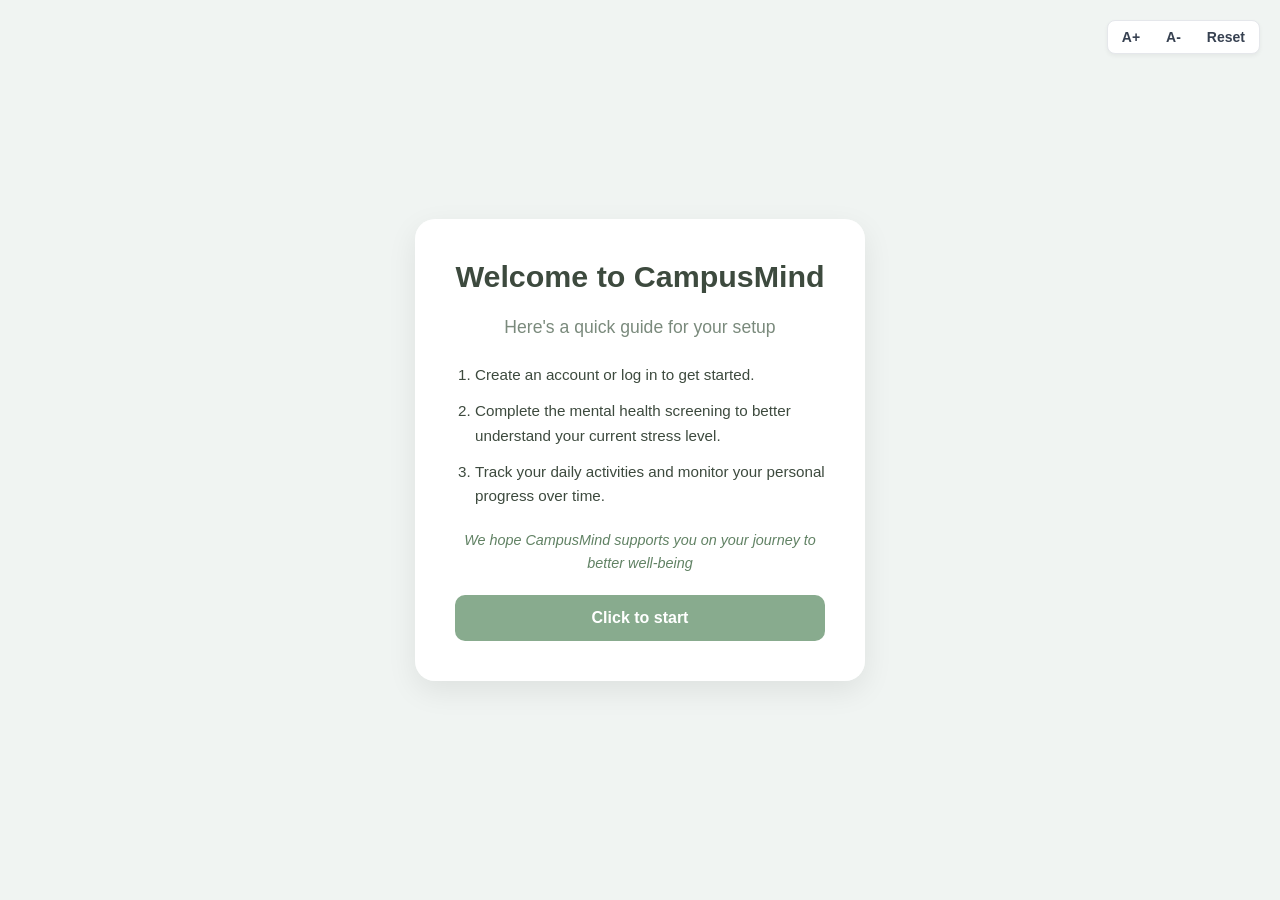
<file: index.html>
<!DOCTYPE html>
<html lang="en">
<head>
    <meta charset="UTF-8">
    <meta name="viewport" content="width=device-width, initial-scale=1.0">
    <title>CampusMind</title>
    <link rel="stylesheet" href="authentification.css">
    <style>

        /* CSS for accessibility tool*/
        .accessibility-tools { 
            position: absolute; 
            top: 20px; 
            right: 20px; 
            display: flex; 
            gap: 6px; 
            background: #fff; 
            padding: 4px; 
            border-radius: 8px; 
            border: 1px solid var(--cm-border, #e5e7eb); 
            box-shadow: 0 2px 4px rgba(0,0,0,0.05);
        }
        .btn-access { 
            background: transparent; 
            border: none; 
            color: #374151; 
            padding: 4px 10px; 
            font-weight: 700; 
            font-size: 14px; 
            cursor: pointer; 
            border-radius: 6px; 
            transition: 0.1s; 
        }
        .btn-access:hover { background: #f0fdf4; color: #065f46; }
    </style>
</head>

<body class="page1">

    <div class="accessibility-tools">
        <button class="btn-access" onclick="changeFontSize('up')">A+</button>
        <button class="btn-access" onclick="changeFontSize('down')">A-</button>
        <button class="btn-access" onclick="changeFontSize('reset')">Reset</button>
    </div>

    <main class="auth-container">

        <div class="manual">
            <h1>Welcome to CampusMind</h1>
            <h3>Here's a quick guide for your setup</h3>

            <div class="instruction">
                <ol>
                    <li>Create an account or log in to get started.</li>
                    <li>Complete the mental health screening to better understand your current stress level.</li>
                    <li>Track your daily activities and monitor your personal progress over time.</li>
                </ol>
                <p>We hope CampusMind supports you on your journey to better well-being</p>
            </div>

            <!--will go to login page-->
            <div class="buttons">
                <a href="login.html">
                    <button id="start">Click to start</button>
                </a>
            </div>
        </div>

    </main>
    
    <script src="accessibility.js"></script>
</body>
</html>
</file>
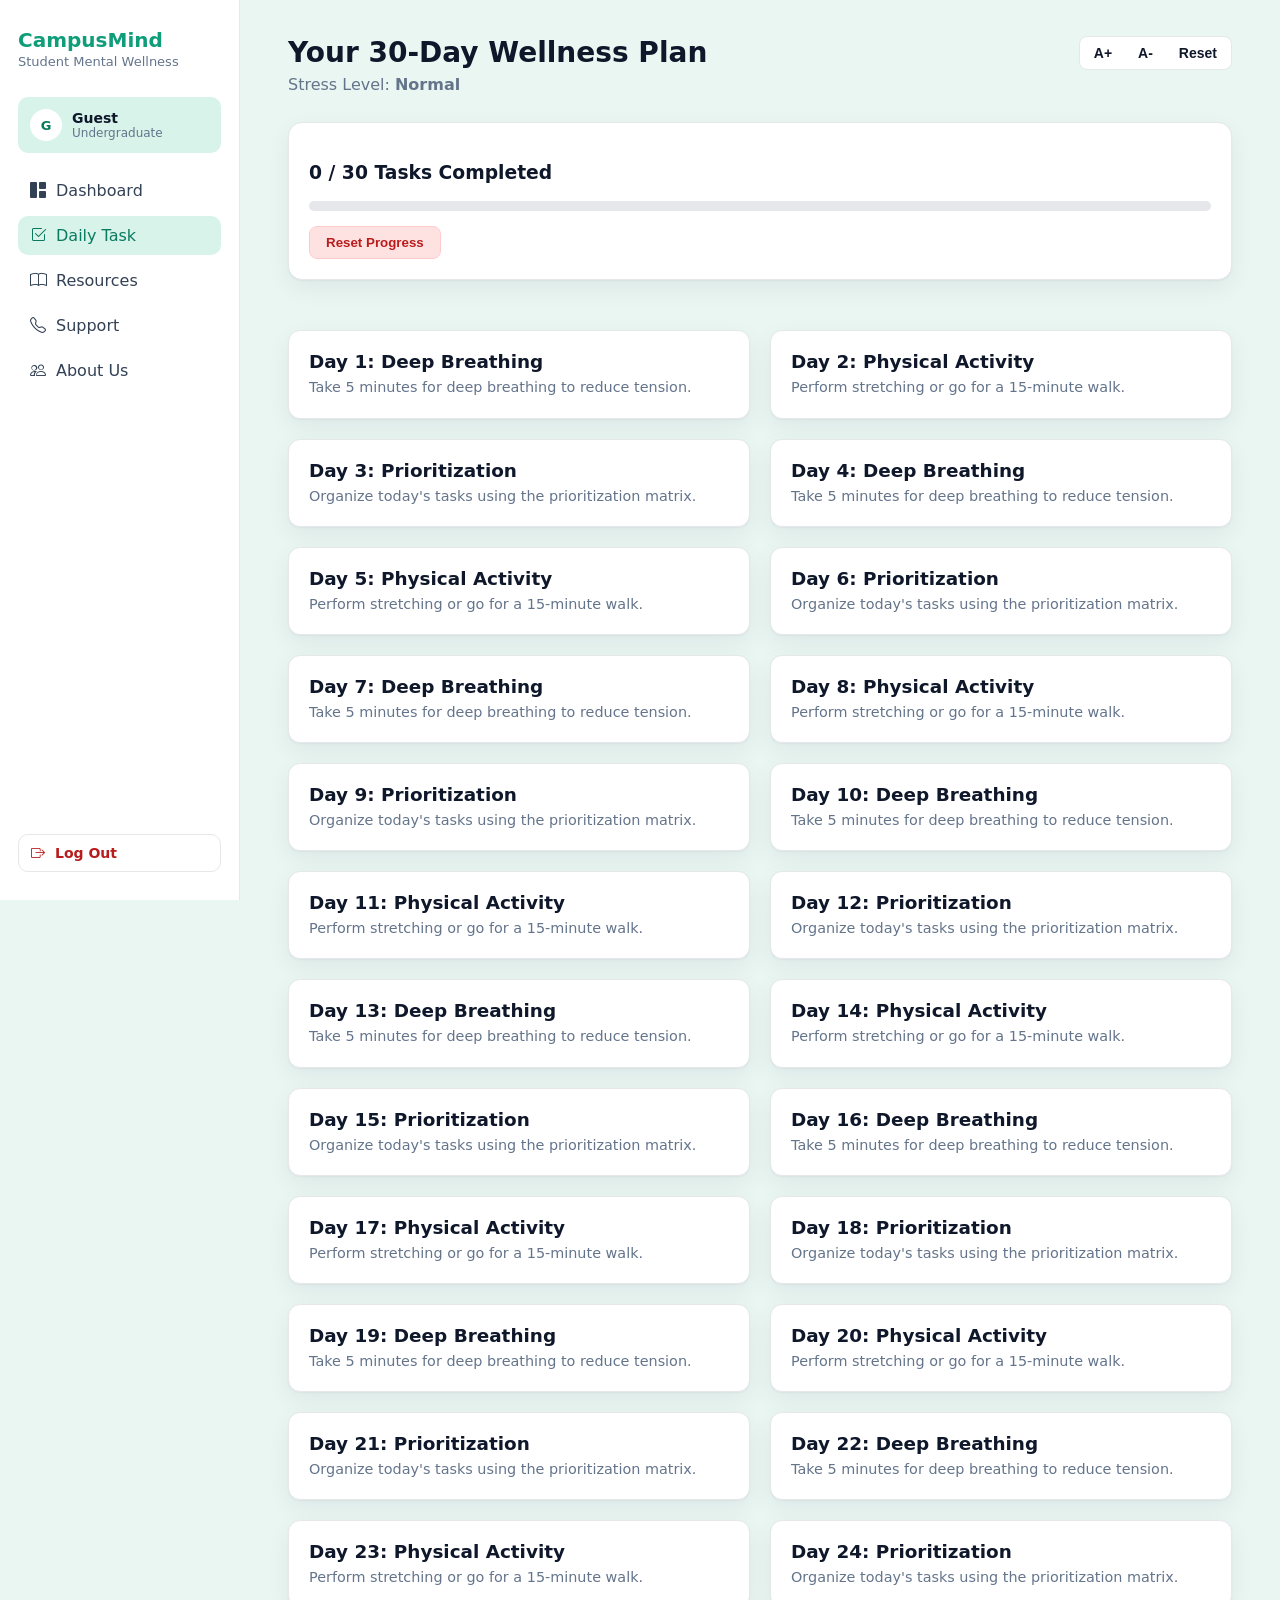
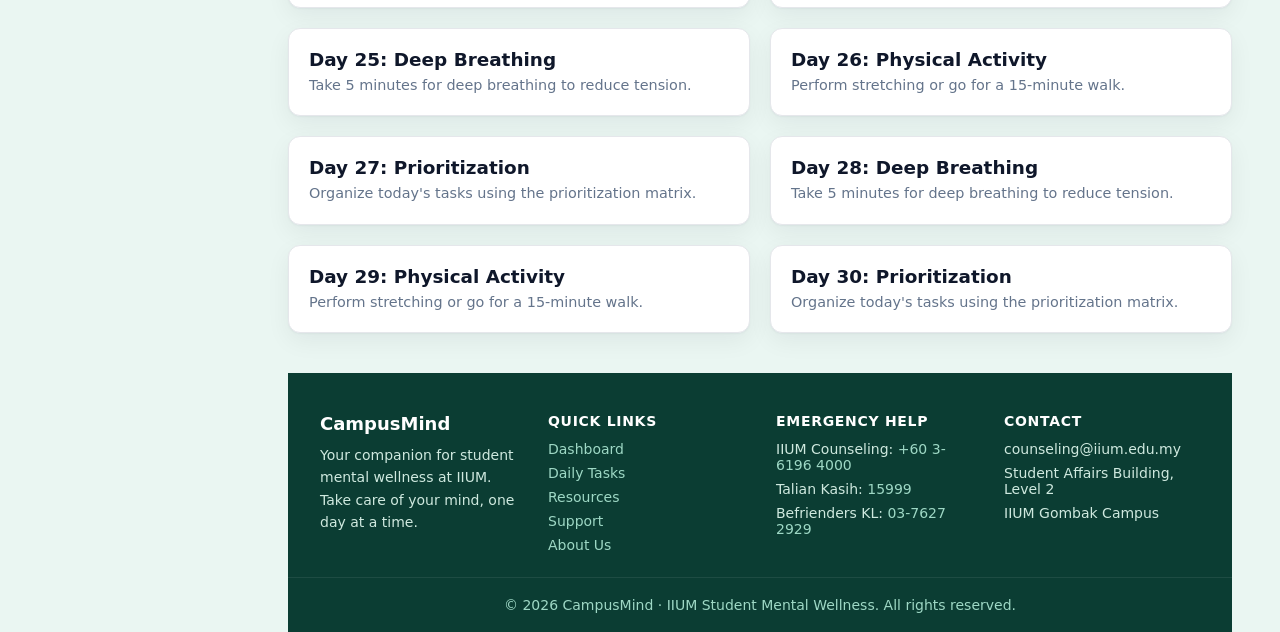
<file: daily_tasks.html>
<!doctype html>
<html lang="en">
<head>
    <meta charset="utf-8" />
    <meta name="viewport" content="width=device-width,initial-scale=1" />
    <title>Daily Tasks · CampusMind</title>
    <link rel="stylesheet" href="theme.css" >
    <link rel="stylesheet" href="footer.css" >
    <link rel="stylesheet" href="https://cdn.jsdelivr.net/npm/bootstrap-icons@1.11.3/font/bootstrap-icons.min.css">

    <style>
        /* Accessibility tools bar */
        .accessibility-tools { 
            display: flex;
            gap: 6px;
            background: #fff;
            padding: 4px;
            border-radius: 8px; 
            border: 1px solid var(--cm-border); 
            display: inline-flex; 
        }

        .btn-access {
            background: transparent; 
            border: none; 
            color: var(--cm-text); 
            padding: 4px 10px; 
            font-weight: 700; 
            font-size: 14px; 
            cursor: pointer; 
            border-radius: 6px; 
            transition: 0.1s; 
        }

        .btn-access:hover {
            background: var(--cm-green-soft); 
            color: var(--cm-green-dark); 
        }
        
        /* Task grid layout */
        .tasks-grid {
            display: grid; 
            grid-template-columns: repeat(auto-fit, minmax(320px, 1fr)); 
            gap: 20px; 
            margin-top: 20px; 
            margin-bottom: 40px; 
        }
        
        /* Task card styling */
        .task-card { 
            background: var(--cm-card); 
            border: 1px solid var(--cm-border); 
            padding: 20px; 
            border-radius: 12px; 
            display: flex; 
            gap: 15px; 
            cursor: pointer; 
            transition: all 0.3s ease-in-out; 
            box-shadow: var(--cm-shadow);
        }

        .task-card:hover { 
            border-color: var(--cm-green); 
        }
        
        /* Completed task card */
        .task-card.done { 
            opacity: 0.7; 
            background: #f0fdf4; 
            border-color: var(--cm-green); 
            transform: scale(0.98); 
        }

        .task-card.done h4 { 
            text-decoration: line-through; 
            color: var(--cm-green-dark); 
        }
        
        /* Menggunakan em supaya teks di dalam kad ikut berubah mengikut body */
        .task-card h4 { 
            margin: 0; 
            font-size: 1.15em; 
        }

        .task-card p { 
            margin: 5px 0 0; 
            color: var(--cm-muted); 
            font-size: 0.9em; 
            line-height: 1.4; 
        }

        /* Reset button */
        #reset-btn {
            background: #fee2e2; 
            border: 1px solid #fecaca; 
            color: #b91c1c;
            padding: 8px 16px; 
            border-radius: 8px; 
            font-weight: 600; 
            cursor: pointer;
            transition: 0.2s; 
            margin-top: 15px;
        }

        #reset-btn:hover { 
            background: #fecaca; 
        }

        /* Progress bar animation */
        #progress-bar { 
            transition: width 0.5s ease-in-out; 
        }
    </style>
</head>
<body>

<div class="cm-app">
    <aside class="cm-sidebar">
        <h1 class="cm-brand">CampusMind</h1>
        <p class="cm-brand-sub">Student Mental Wellness</p>

        <div class="cm-user">
            <div class="cm-avatar" id="user-initials">U</div>
            <div>
                <div class="cm-uname" id="user-display-name">User</div>
                <div class="cm-urole">Undergraduate</div>
            </div>
        </div>
        
        <nav class="cm-nav">
            <a href="dashboard.html">
                <i class="bi bi-grid-1x2-fill"></i> Dashboard
            </a>
            <a href="daily_tasks.html" class="active">
                <i class="bi bi-check2-square"></i> Daily Task
            </a>
            <a href="resource_library.html">
                <i class="bi bi-book"></i> Resources
            </a>
            <a href="support.html">
                <i class="bi bi-telephone"></i> Support
            </a>
            <a href="about_us.html">
                <i class="bi bi-people"></i> About Us
            </a>
        </nav>

        <a href="index.html" class="cm-logout" onclick="localStorage.removeItem('activeUser');">
            <i class="bi bi-box-arrow-right"></i> Log Out
        </a>
    </aside>

    <main class="cm-main" style="display: flex; flex-direction: column; min-height: 100vh;">
        <div style="display: flex; justify-content: space-between; align-items: flex-start;">
            <div>
                <h2 class="cm-page-title">Your 30-Day Wellness Plan</h2>
                <p class="cm-page-sub">Stress Level: <b id="stress-level-text">Normal</b></p>
            </div>

            <div class="accessibility-tools">
                <button class="btn-access" onclick="changeFontSize('up')">A+</button>
                <button class="btn-access" onclick="changeFontSize('down')">A-</button>
                <button class="btn-access" onclick="changeFontSize('reset')">Reset</button>
            </div>
        </div>
        
        <div class="cm-card" style="padding:20px; margin-bottom:30px;">
            <h3><span id="done-count">0</span> / 30 Tasks Completed</h3>
            <div style="background:#e5e7eb; height:10px; border-radius:5px; overflow:hidden;">
                <div id="progress-bar" style="height:100%; width:0%; background:var(--cm-green);"></div>
            </div>
            <button id="reset-btn">Reset Progress</button>
        </div>

        <div id="tasks" class="tasks-grid"></div>

        <footer class="cm-footer" style="margin-top: auto;">
            <div class="cm-footer-inner">
                <div class="cm-footer-col">
                    <h4 class="cm-footer-brand">CampusMind</h4>
                    <p>Your companion for student mental wellness at IIUM. Take care of your mind, one day at a time.</p>
                </div>
                <div class="cm-footer-col">
                    <h5>Quick Links</h5>
                    <ul>
                        <li><a href="dashboard.html">Dashboard</a></li>
                        <li><a href="daily_tasks.html">Daily Tasks</a></li>
                        <li><a href="resource_library.html">Resources</a></li>
                        <li><a href="support.html">Support</a></li>
                        <li><a href="about_us.html">About Us</a></li>
                    </ul>
                </div>
                <div class="cm-footer-col">
                    <h5>Emergency Help</h5>
                    <ul>
                        <li>IIUM Counseling: <a href="tel:+60361964000">+60 3-6196 4000</a></li>
                        <li>Talian Kasih: <a href="tel:15999">15999</a></li>
                        <li>Befrienders KL: <a href="tel:+60376272929">03-7627 2929</a></li>
                    </ul>
                </div>
                <div class="cm-footer-col">
                    <h5>Contact</h5>
                    <ul>
                        <li>counseling@iium.edu.my</li>
                        <li>Student Affairs Building, Level 2</li>
                        <li>IIUM Gombak Campus</li>
                    </ul>
                </div>
            </div>
            <div class="cm-footer-bottom">
                <p>© <span id="cm-year"></span> CampusMind · IIUM Student Mental Wellness. All rights reserved.</p>
            </div>
        </footer>
    </main>
</div>

<script>
    // Fetches profile name parameters cached locally within application browser parameters
    const savedName = localStorage.getItem('activeUser') || "Guest";
    document.getElementById('user-display-name').innerText = savedName;
    document.getElementById('user-initials').innerText = savedName.charAt(0).toUpperCase();

    // Auto-set footer year
    document.getElementById('cm-year').textContent = new Date().getFullYear();

    const storageKey = `cm_daily_progress_${savedName}`;

    // Task definitions
    const myTasks = [
        { title: "Deep Breathing", desc: "Take 5 minutes for deep breathing to reduce tension." },
        { title: "Physical Activity", desc: "Perform stretching or go for a 15-minute walk." },
        { title: "Prioritization", desc: "Organize today's tasks using the prioritization matrix." }
    ];

    // CRITICAL DASS INTERPRETATION ENGINE: Maps raw stored assessment data directly onto standardized scoring classification thresholds
    let level = "Normal";
    try {
        const raw = localStorage.getItem("dass_results");
        if(raw) {
            const s = JSON.parse(raw).s;
            level = s <= 14 ? "Normal" : s <= 18 ? "Mild" : s <= 25 ? "Moderate" : "High";
        }
    } catch(e) {
        console.error("Error parsing DASS results:", e);
    }

    // Track completed tasks
    let completed = {};
    try {
        completed = JSON.parse(localStorage.getItem(storageKey)) || {};
    } catch(e) {
        completed = {};
    }

    // TASK METRICS EVALUATION TRACKER: Reads and computes total completed user tasks across the structured 30-day challenge timeline
    function render() {
        const tasksDiv = document.getElementById('tasks');
        tasksDiv.innerHTML = '';
        let doneCount = 0;

        // Loop through 30 days
        for (let i = 1; i <= 30; i++) {
            const taskInfo = myTasks[(i - 1) % myTasks.length];
            const isDone = !!completed[i];
            if(isDone) doneCount++;

            // Create task card
            const div = document.createElement('div');
            div.className = `task-card ${isDone ? 'done' : ''}`;
            div.innerHTML = `<div>
                                <h4>Day ${i}: ${taskInfo.title}</h4>
                                <p>${taskInfo.desc}</p>
                             </div>`;
            div.onclick = () => {
                completed[i] = !completed[i];
                localStorage.setItem(storageKey, JSON.stringify(completed));
                render();
            };
            tasksDiv.appendChild(div);
        }
        document.getElementById('done-count').textContent = doneCount;
        
        // Update progress bar and counters
        document.getElementById('progress-bar').style.width = `${(doneCount/30)*100}%`;
        document.getElementById('stress-level-text').textContent = level;
    }

    // Reset button functionality
    document.getElementById('reset-btn').onclick = () => {
        if(confirm('Reset all progress?')) { 
            completed = {}; 
            localStorage.removeItem(storageKey); 
            render(); 
        }
    };

    // Initial render
    render();
</script>
<script src="accessibility.js"></script>
</body>
</html>
</file>
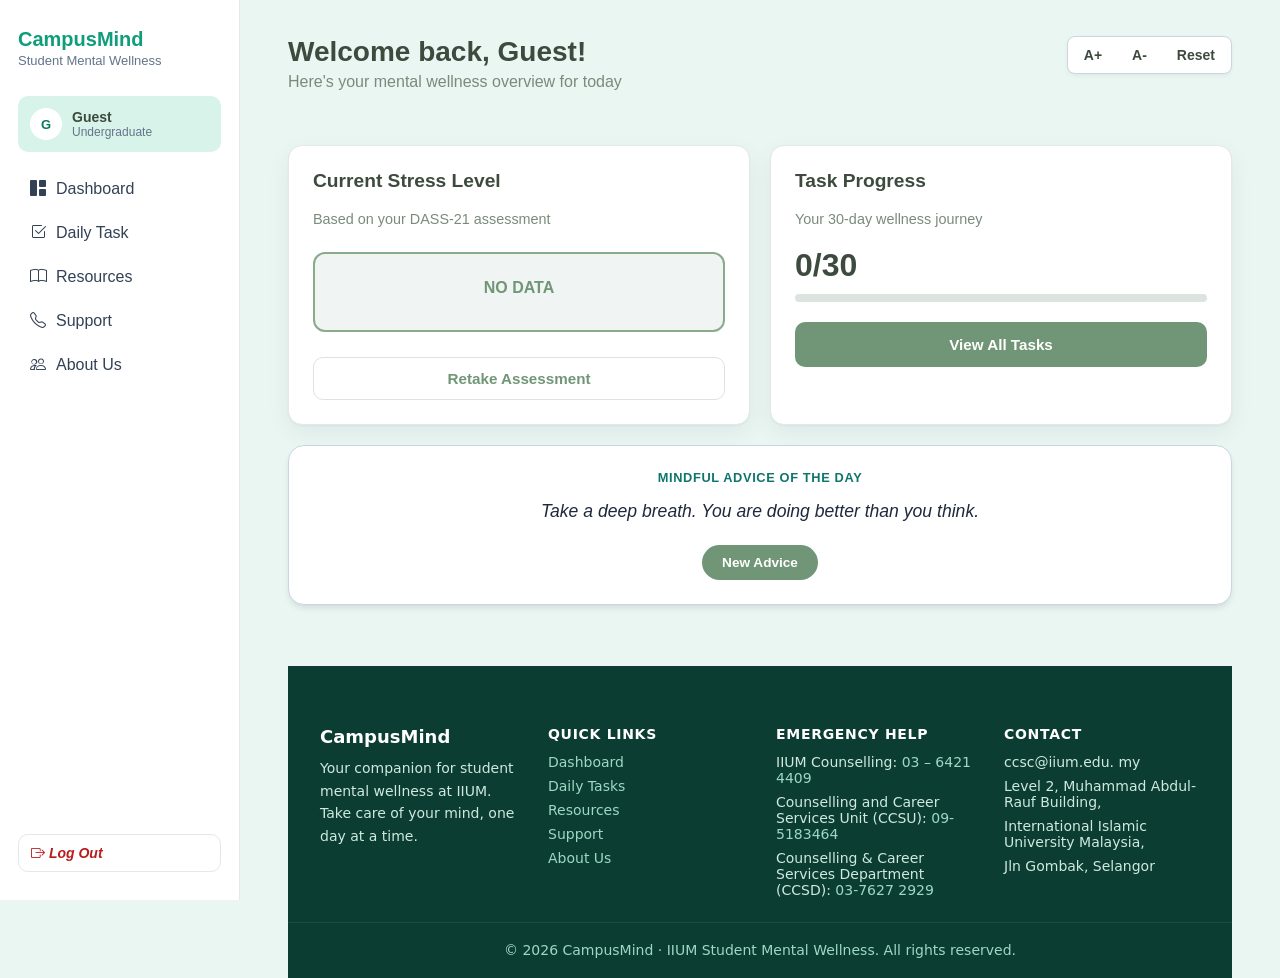
<file: dashboard.html>
<!DOCTYPE html>

<html lang="en">

<head>

    <meta charset="utf-8" />

    <meta name="viewport" content="width=device-width,initial-scale=1" />

    <title>Dashboard · CampusMind</title>

   

    <link rel="stylesheet" href="theme.css" >

    <link rel="stylesheet" href="style.css">

    <link rel="stylesheet" href="https://cdn.jsdelivr.net/npm/bootstrap-icons@1.11.3/font/bootstrap-icons.min.css">

   

   

    <style>

        /* Specific layout configurations for the Dashboard grid view only */

        body {

            display: block !important;

            padding-top: 0 !important;

            background: var(--cm-bg) !important;

            transition: font-size 0.2s ease;

        }

       

        /* Manages the 2-column layout distribution on large screens (Cards & Progress side-by-side) */

        .dashboard-grid {

            display: grid;

            grid-template-columns: 1fr 1fr;

            gap: 20px;

            margin-top: 24px;

        }

       

        /* Standard card container specifically customized for dashboard modules */

        .cm-card-dash {

            background: #fff;

            border: 1px solid var(--cm-border);

            border-radius: 14px;

            padding: 24px;

            box-shadow: var(--cm-shadow);

        }

       

        .welcome-section h1 {

            font-size: 1.75em;

            font-weight: 800;

            color: #3d4a3e;

            margin: 0;

        }

       

        .welcome-section p {

            color: #7a8a7c;

            margin: 5px 0 30px;

            font-size: 1em;

        }

       

        /* Layout and structure configuration for the Daily Mindful Advice block */

        .quote-container {

            background: #ffffff;

            border: 1px solid #cbd5e1;

            border-radius: 16px;

            padding: 24px;

            text-align: center;

            box-shadow: 0 4px 6px -1px rgb(0 0 0 / 0.1);

            grid-column: span 2;

            width: 100%;

            box-sizing: border-box;

        }

       

        .quote-title {

            font-size: 0.8em;

            font-weight: 700;

            color: #0f766e;

            text-transform: uppercase;

            letter-spacing: 0.05em;

            margin-bottom: 12px;

        }

       

        .quote-text {

            font-size: 1.1em;

            font-weight: 500;

            color: #1e293b;

            line-height: 1.6;

            margin: 0 0 20px 0;

            font-style: italic;

        }

       

        .btn-refresh {

            background-color: #709677;

            color: white;

            border: none;

            padding: 10px 20px;

            border-radius: 999px;

            font-size: 0.85em;

            font-weight: 600;

            cursor: pointer;

            transition: background 0.2s;

        }

       

        .btn-refresh:hover {

            background-color: #5a7a60;

        }

       

        .cm-card-dash h3 {

            font-size: 1.2em;

            margin-top: 0;

        }

       

        .cm-card-dash p {

            font-size: 0.9em;

        }



        /* Responsiveness: Switch grid distribution to 1-column layout for tablets and phones */

        @media(max-width: 990px) {

            .dashboard-grid { grid-template-columns: 1fr; }

        }

        @media(max-width: 600px) {

            .dashboard-grid { gap: 15px; }

        }

    </style>

</head>

<body>

   

<div class="cm-app">

   

    <aside class="cm-sidebar">

        <h1 class="cm-brand">CampusMind</h1>

        <p class="cm-brand-sub">Student Mental Wellness</p>

       

        <div class="cm-user">

            <div class="cm-avatar" id="user-initials">U</div>

            <div>

                <div class="cm-uname" id="user-display-name">User</div>

                <div class="cm-urole">Undergraduate</div>

            </div>

        </div>

       

        <nav class="cm-nav">



      <a href="dashboard.html">

            <i class="bi bi-grid-1x2-fill"></i> Dashboard

      </a>



      <a href="daily_tasks.html">

            <i class="bi bi-check2-square"></i> Daily Task

      </a>



      <a href="resource_library.html">

          <i class="bi bi-book"></i> Resources

      </a>



      <a href="support.html">

          <i class="bi bi-telephone"></i> Support

      </a>



      <a href="about_us.html">

          <i class="bi bi-people"></i> About Us

        </a>

    </nav>



    <!-- Logout -->

    <a href="index.html" class="cm-logout" onclick="localStorage.removeItem('activeUser');">

    <i class="bi bi-box-arrow-right"> Log Out</i>

    </a>

    </aside>



    <div class="cm-main">

       

        <div class="welcome-section" style="display: flex; justify-content: space-between; align-items: flex-start;">



            <div>

                <h1 id="welcome-title">Welcome back, User!</h1>

                <p>Here's your mental wellness overview for today</p>

            </div>

           

            <div class="accessibility-tools">

                <button class="btn-access" onclick="changeFontSize('up')" title="Increase text size">A+</button>

                <button class="btn-access" onclick="changeFontSize('down')" title="Decrease text size">A-</button>

                <button class="btn-access" onclick="changeFontSize('reset')">Reset</button>

            </div>



        </div>



        <div class="dashboard-grid">

           

            <div class="cm-card-dash">



                <h3 style="color: #3d4a3e;">Current Stress Level</h3>

                <p style="color: #7a8a7c;">Based on your DASS-21 assessment</p>

               

                <div class="stress-box">

                    <span class="stress-value" id="dash-level">NO DATA</span>

                </div>

               

                <button class="btn-outline" onclick="location.href='screening.html'">Retake Assessment</button>

            </div>



            <div class="cm-card-dash">



                <h3 style="color: #3d4a3e;">Task Progress</h3>

                <p style="color: #7a8a7c;">Your 30-day wellness journey</p>



                <div style="margin: 20px 0;">



                    <span style="font-size: 2em; font-weight: 800; color: #3d4a3e;" id="dash-done-count">0/30</span>

                   

                    <div style="height:8px; background:#dce4e0; border-radius:999px; overflow:hidden; margin-top:10px;">

                        <span id="dash-progress-bar" style="display:block; height:100%; width:0%; background:var(--cm-green); transition: width 0.3s ease;"></span>

                    </div>

                   

                </div>

               

                <button class="btn-main" onclick="location.href='daily_tasks.html'">View All Tasks</button>

            </div>

           

            <div class="quote-container">

                <div class="quote-title">Mindful Advice of the Day</div>

                <p class="quote-text" id="quote-display">Loading your daily advice...</p>

                <button class="btn-refresh" id="btn-quote" onclick="fetchNewQuote()">New Advice</button>

            </div>



        </div>

        <div id="cm-footer-slot"></div>

    </div>
</div>


<script>

    // Fetches profile name parameters cached locally within application browser parameters

    const savedName = localStorage.getItem('activeUser') || "Guest";

    document.getElementById('user-display-name').innerText = savedName;

    document.getElementById('user-initials').innerText = savedName.charAt(0).toUpperCase();

    document.getElementById('welcome-title').innerText = `Welcome back, ${savedName}!`;





    // DYNAMIC QUOTE ENGINE: Leverages public API query sequences to dynamically populate random mindfulness advice strings

    function fetchNewQuote() {



    const quoteDisplay = document.getElementById('quote-display');

    const quoteButton = document.getElementById('btn-quote');

   

    quoteDisplay.innerText = "Fetching custom wisdom for you...";

    quoteButton.innerText = "Loading...";

    quoteButton.disabled = true;



    fetch('https://motivational-spark-api.vercel.app/api/quotes/random')



        .then(response => {

            if (!response.ok) {

                throw new Error('Network response is not ok');

            }

            return response.json();

        })

        .then(data => {  

            const quoteText = data.quote;

            const authorText = data.author;



            quoteDisplay.innerText = `"${quoteText}" — ${authorText}`;

        })

        .catch(error => {

            console.error("Error fetching quote:", error);

            quoteDisplay.innerText = "Take a deep breath. You are doing better than you think.";

        })

        .finally(() => {

            quoteButton.innerText = "New Advice";

            quoteButton.disabled = false;

        });

}



document.addEventListener("DOMContentLoaded", fetchNewQuote);



    // CRITICAL DASS INTERPRETATION ENGINE: Maps raw stored assessment data directly onto standardized scoring classification thresholds

    const results = JSON.parse(localStorage.getItem('dass_results'));

    const display = document.getElementById('dash-level');

    if(results) {

        const s = results.s;

        if(s <= 14) display.innerText = "NORMAL";

        else if(s <= 18) display.innerText = "MILD";

        else if(s <= 25) display.innerText = "MODERATE";

        else display.innerText = "HIGH";

    }



    // TASK METRICS EVALUATION TRACKER: Reads and computes total completed user tasks across the structured 30-day challenge timeline

    try {



        const storageKey = `cm_daily_progress_${savedName}`;

       

        const completed = JSON.parse(localStorage.getItem(storageKey)) || {};

        const doneCount = Object.keys(completed).filter(k => completed[k]).length;

       

        const pct = Math.round((doneCount / 30) * 100);

        document.getElementById('dash-done-count').innerText = `${doneCount}/30`;

        document.getElementById('dash-progress-bar').style.width = pct + '%';

    } catch(e) {}

</script>



<script src="accessibility.js"></script>

<script src="footer.js"></script>



</body>

</html>
</file>
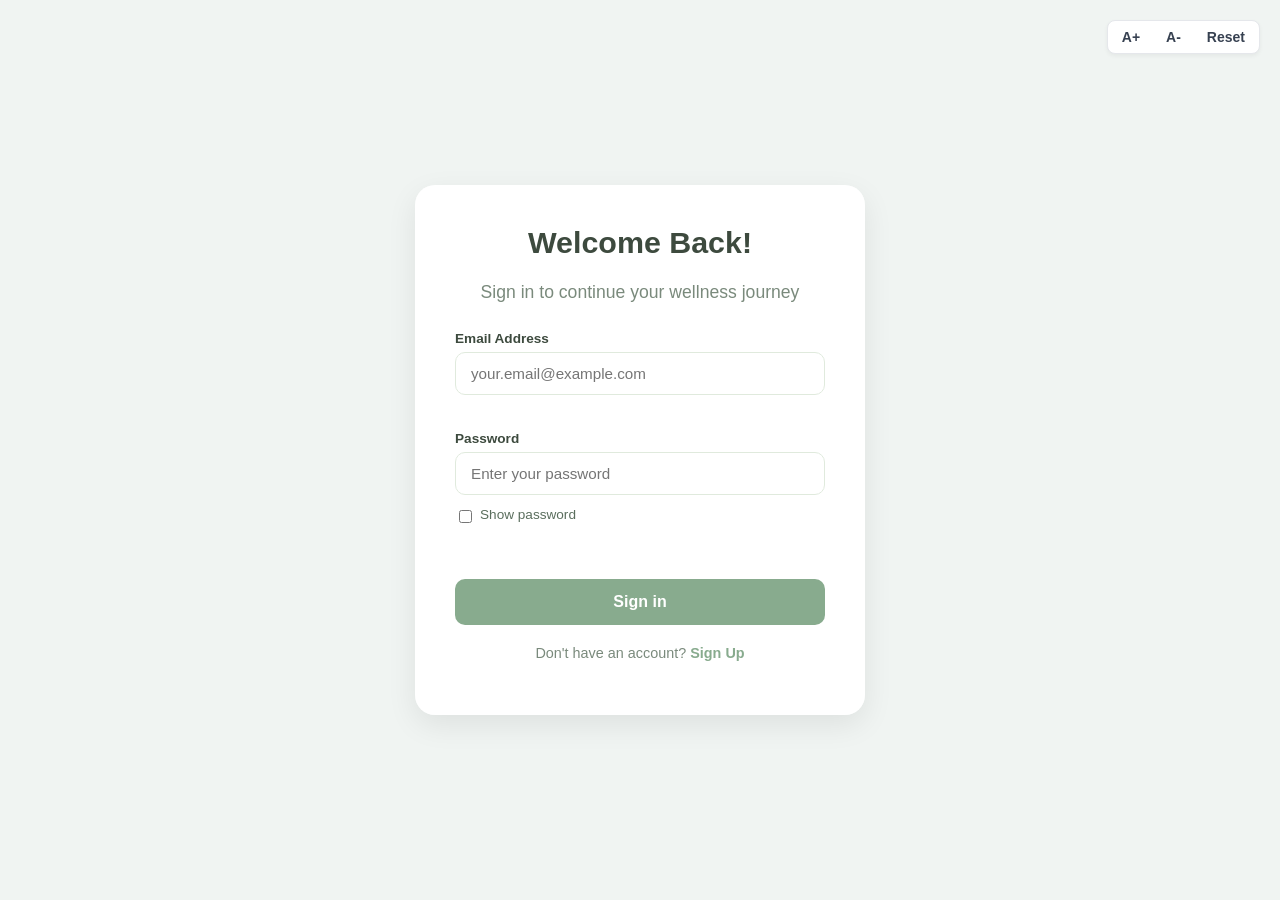
<file: login.html>
<!DOCTYPE html>
<html lang="en">
<head>
    <meta charset="UTF-8">
    <meta name="viewport" content="width=device-width, initial-scale=1.0">
    <title>CampusMind</title>
    <link rel="stylesheet" href="authentification.css">
    

    <style>
        /*CSS for accessibility tool*/
        .accessibility-tools { 
            position: absolute; 
            top: 20px; 
            right: 20px; 
            display: flex; 
            gap: 6px; 
            background: #fff; 
            padding: 4px; 
            border-radius: 8px; 
            border: 1px solid var(--cm-border, #e5e7eb); 
            box-shadow: 0 2px 4px rgba(0,0,0,0.05);
            z-index: 1000;
        }
        .btn-access { 
            background: transparent; 
            border: none; 
            color: #374151; 
            padding: 4px 10px; 
            font-weight: 700; 
            font-size: 14px; 
            cursor: pointer; 
            border-radius: 6px; 
            transition: 0.1s; 
        }
        .btn-access:hover { background: #f0fdf4; color: #065f46; }
    </style>
</head>

<body>

    <div class="accessibility-tools">
        <button class="btn-access" onclick="changeFontSize('up')">A+</button>
        <button class="btn-access" onclick="changeFontSize('down')">A-</button>
        <button class="btn-access" onclick="changeFontSize('reset')">Reset</button>
    </div>
    
<main class="auth-container">
    <div class="welcome">
        <h1>Welcome Back!</h1>
        <h3>Sign in to continue your wellness journey</h3>

        <!--input user email-->
        <label for="email">Email Address</label><br>
        <input type="email" id="email" name="email" placeholder="your.email@example.com">
        <br><br>

        <!--input user password-->
        <label for="password">Password</label><br>
        <input type="password" id="password" name="password" placeholder="Enter your password">

        <!--checkbox to show password-->
        <div class="showPasswordArea">
        <input type="checkbox" id="showPassword" onclick="showPassword()">
        <label for="showPassword">Show password</label>
        </div>

        <br><br>
        <button onclick="login()">Sign in</button>

        <p>Don't have an account?
        <a href="signup.html">Sign Up</a></p>   <!--direct to sign-up page-->
    </div>
</main>

    <script src="accessibility.js"></script>
    <script src="authentification.js"></script>


</body>
</html>
</file>
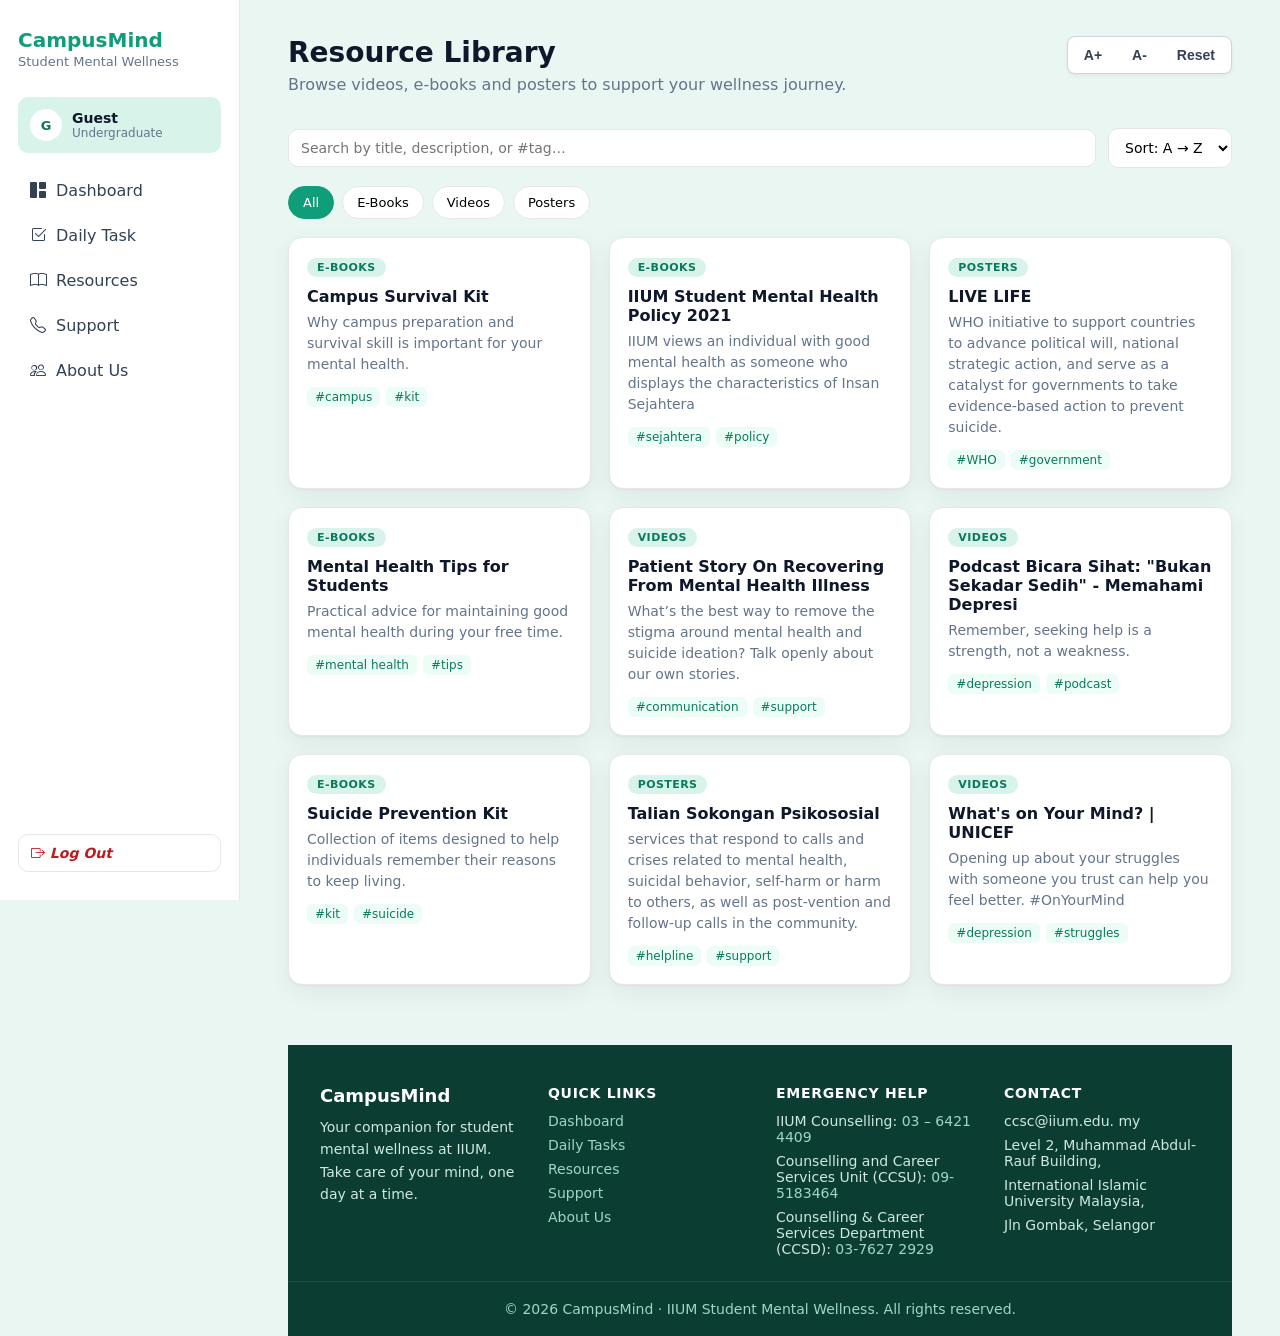
<file: resource_library.html>
<!doctype html>
<html lang="en">
<head>
  <meta charset="utf-8" />
  <meta name="viewport" content="width=device-width,initial-scale=1" />
  <title>Resource Library · CampusMind</title>
  <link rel="stylesheet" href="theme.css">
  <link rel="stylesheet" href="https://cdn.jsdelivr.net/npm/bootstrap-icons@1.11.3/font/bootstrap-icons.min.css">
  
  <style>
    body {
      font-size: 1rem;
      transition: font-size 0.2s ease;
    }

    .header-container {
      display: flex;
      justify-content: space-between;
      align-items: flex-start;
      margin-bottom: 6px;
    }

    .accessibility-tools {
      display: flex;
      gap: 6px;
      background: #fff;
      padding: 4px;
      border-radius: 8px;
      border: 1px solid #cbd5e1;
      box-shadow: 0 2px 4px rgb(0 0 0 / 0.05);
    }

    .btn-access {
      background: transparent;
      border: none;
      color: #334155;
      padding: 6px 12px;
      font-weight: 700;
      font-size: 14px;
      cursor: pointer;
      border-radius: 6px;
      transition: all 0.1s;
    }

    .btn-access:hover {
      background: #eafff5;
      color: #0f766e;
    }

    .toolbar{
      display:flex;flex-wrap:wrap;gap:12px;align-items:center;
      margin-bottom:18px;
    }

    .toolbar input, .toolbar select{
      padding:10px 12px;border:1px solid var(--cm-border);border-radius:10px;
      font-size:14px;background:#fff;font-family:inherit;
    }

    .toolbar input{
      flex:1;min-width:220px
    }

    .cats{
      display:flex;gap:8px;flex-wrap:wrap;margin-bottom:18px
    }

    .cat-btn{
      padding:8px 14px;border-radius:999px;border:1px solid var(--cm-border);
      background:#fff;cursor:pointer;font-size:13px;font-family:inherit;font-weight:500;
    }

    .cat-btn.active{
      background:var(--cm-green);color:#fff;border-color:var(--cm-green)
    }

    .grid{
      display:grid;grid-template-columns:repeat(3,1fr);gap:18px
    }

    @media(max-width:990px){
      .grid{grid-template-columns:repeat(2,1fr)}
    }

    @media(max-width:600px){
      .grid{grid-template-columns:1fr}
      .header-container {
        flex-direction: column-reverse;
        gap: 15px;
        align-items: flex-end;
      }
    }

    .item{
      padding:18px;
      cursor:pointer;
    }

    .type-badge{
      display:inline-block;padding:3px 10px;border-radius:999px;
      font-size:11px;font-weight:600;text-transform:uppercase;letter-spacing:.04em;
      background:var(--cm-green-soft);color:var(--cm-green-dark);margin-bottom:10px;
    }

    .item h4{
      margin:0 0 6px;font-size:1rem;
    }

    .item p{
      margin:0 0 12px;color:var(--cm-muted);font-size: 0.875rem;line-height:1.5;
    }

    .tags{
      display:flex;flex-wrap:wrap;gap:6px
    }

    .tag{
      font-size:12px;color:var(--cm-green-dark);background:#ecfdf5;
      padding:3px 8px;border-radius:6px;cursor:pointer;border:none;font-family:inherit;
    }

    .tag:hover{
      background:var(--cm-green-soft)
    }

    .empty{
      padding:40px;text-align:center;color:var(--cm-muted)
    }

    .modal {
      position: fixed; top:0; left:0; width:100%; height:100%;
      background: rgba(0,0,0,0.6); display:flex; align-items:center; justify-content:center;
      z-index: 1000;
    }
    .modal-content {
      background:#fff; padding:20px; border-radius:8px; max-width:600px; width:90%;
    }
    #modal-close {
      float:right; font-size:24px; cursor:pointer;
    }
  </style>
</head>

<body>

<div class="cm-app">
  <aside class="cm-sidebar">
    <h1 class="cm-brand">CampusMind</h1>
    <p class="cm-brand-sub">Student Mental Wellness</p>
    <div class="cm-user">
      <div class="cm-avatar" id="user-initials">U</div>
      <div>
        <div class="cm-uname" id="user-display-name">User</div>
        <div class="cm-urole">Undergraduate</div>
      </div>
    </div>

    <nav class="cm-nav">

      <a href="dashboard.html">
            <i class="bi bi-grid-1x2-fill"></i> Dashboard
      </a>

      <a href="daily_tasks.html">
            <i class="bi bi-check2-square"></i> Daily Task
      </a>

      <a href="resource_library.html">
          <i class="bi bi-book"></i> Resources
      </a>

      <a href="support.html">
          <i class="bi bi-telephone"></i> Support
      </a>

      <a href="about_us.html">
          <i class="bi bi-people"></i> About Us
        </a>
    </nav>

    <!-- Logout -->
    <a href="index.html" class="cm-logout" onclick="localStorage.removeItem('activeUser');">
    <i class="bi bi-box-arrow-right"> Log Out</i> 
    </a>
  </aside>

  <main class="cm-main">
    <div class="header-container">
      <div>
        <h2 class="cm-page-title">Resource Library</h2>
        <p class="cm-page-sub">Browse videos, e-books and posters to support your wellness journey.</p>
      </div>
      <div class="accessibility-tools">
        <button class="btn-access" onclick="changeFontSize('up')" title="Besarkan tulisan">A+</button>
        <button class="btn-access" onclick="changeFontSize('down')" title="Kecilkan tulisan">A-</button>
        <button class="btn-access" onclick="changeFontSize('reset')">Reset</button>
      </div>
    </div>

    <div class="toolbar">
      <input id="search" type="text" placeholder="Search by title, description, or #tag…" />
      <select id="sort">
        <option value="az">Sort: A → Z</option>
        <option value="za">Sort: Z → A</option>
      </select>
    </div>

    <div class="cats" id="cats"></div>

    <div id="list" class="grid"><div class="empty">Loading resources…</div></div>

    <div id="cm-footer-slot"></div>
  </main>
</div>

<script id="resources-data" type="application/json">
{
  "materials": [
    { "id":"e1","type":"E-Books","title":"Suicide Prevention Kit","description":"Collection of items designed to help individuals remember their reasons to keep living.","tags":["kit","suicide"] },
    { "id":"e2","type":"E-Books","title":"Campus Survival Kit","description":"Why campus preparation and survival skill is important for your mental health.","tags":["campus","kit"] },
    { "id":"e3","type":"E-Books","title":"IIUM Student Mental Health Policy 2021","description":"IIUM views an individual with good mental health as someone who displays the characteristics of Insan Sejahtera","tags":["sejahtera","policy"] },
    { "id":"e4","type":"E-Books","title":"Mental Health Tips for Students","description":"Practical advice for maintaining good mental health during your free time.","tags":["mental health","tips"] },
    { "id":"v1","type":"Videos","title":"Podcast Bicara Sihat: \"Bukan Sekadar Sedih\" - Memahami Depresi","description":"Remember, seeking help is a strength, not a weakness.","tags":["depression","podcast"] },
    { "id":"v2","type":"Videos","title":"What's on Your Mind? | UNICEF","description":"Opening up about your struggles with someone you trust can help you feel better. #OnYourMind","tags":["depression","struggles"] },
    { "id":"v3","type":"Videos","title":"Patient Story On Recovering From Mental Health Illness","description":"What’s the best way to remove the stigma around mental health and suicide ideation? Talk openly about our own stories.","tags":["communication","support"] },
    { "id":"p1","type":"Posters","title":"LIVE LIFE","description":"WHO initiative to support countries to advance political will, national strategic action, and serve as a catalyst for governments to take evidence-based action to prevent suicide.","tags":["WHO","government"] },
    { "id":"p2","type":"Posters","title":"Talian Sokongan Psikososial","description":"services that respond to calls and crises related to mental health, suicidal behavior, self-harm or harm to others, as well as post-vention and follow-up calls in the community.","tags":["helpline","support"] }
  ]
}
</script>

<script>
const savedName = localStorage.getItem('activeUser') || "Guest";
document.getElementById('user-display-name').innerText = savedName;
document.getElementById('user-initials').innerText = savedName.charAt(0).toUpperCase();
    
(function(){
  var FALLBACK = JSON.parse(document.getElementById('resources-data').textContent);
  var state = { materials:[], category:'All', search:'', sort:'az' };
  var CATEGORIES = ['All', 'E-Books', 'Videos', 'Posters'];

  function loadResources(){
    var xhr = new XMLHttpRequest();
    xhr.open('GET','resources.json',true);
    xhr.onreadystatechange = function(){
      if(xhr.readyState===4){
        try{
          if((xhr.status===200||xhr.status===0) && xhr.responseText){
            state.materials = JSON.parse(xhr.responseText).materials;
          } else { state.materials = FALLBACK.materials; }
        } catch(e){ state.materials = FALLBACK.materials; }
        renderCats(); render();
      }
    };
    try{ xhr.send(); } catch(e){ state.materials = FALLBACK.materials; renderCats(); render(); }
  }

  function renderCats(){
    var c = document.getElementById('cats');
    c.innerHTML = CATEGORIES.map(function(cat){
      return '<button class="cat-btn'+(cat===state.category?' active':'')+'" data-cat="'+cat+'">'+cat+'</button>';
    }).join('');
    c.querySelectorAll('.cat-btn').forEach(function(b){
      b.addEventListener('click', function(){ state.category=b.dataset.cat; renderCats(); render(); });
    });
  }

  function render(){
    var q = state.search.trim().toLowerCase().replace(/^#/,'');
    var items = state.materials.filter(function(m){
      if(state.category!=='All' && m.type!==state.category) return false;
      if(!q) return true;
      // ✔️ KEMAS KINI 1: Betulkan operator pencarian || dan tukar m.tags[] kepada (m.tags || [])
      return m.title.toLowerCase().indexOf(q)>-1 ||
             m.description.toLowerCase().indexOf(q)>-1 ||
             (m.tags || []).some(function(t){return t.toLowerCase().indexOf(q)>-1});
    });

    items.sort(function(a,b){
      return state.sort==='az' ? a.title.localeCompare(b.title) : b.title.localeCompare(a.title);
    });

    var list = document.getElementById('list');
    if(!items.length){ list.innerHTML = '<div class="empty">No materials found.</div>'; return; }
    
    list.innerHTML = items.map(function(m){
      return '<div class="cm-card item" data-id="'+m.id+'">'
        + '<span class="type-badge">'+m.type+'</span>'
        + '<h4>'+m.title+'</h4>'
        + '<p>'+m.description+'</p>'
        + '<div class="tags">'+(m.tags||[]).map(function(t){return '<button class="tag" data-tag="'+t+'">#'+t+'</button>';}).join('')+'</div>'
        + '</div>';
    }).join('');

    // click events for resources
    list.querySelectorAll('.item').forEach(function(card){
      card.addEventListener('click', function(){
        var id = card.dataset.id;
        var material = state.materials.find(function(m){ return m.id===id; });

        if(material){
          document.getElementById('modal-title').innerText = material.title;
          document.getElementById('modal-description').innerText = material.description;
          var extra = '';
          if(material.type === "E-Books"){
            if(material.id === "e1"){
              extra = '<iframe src="ebooks/Suicide_PreventionKit.pdf" width="100%" height="400"></iframe>'
                    + '<p><a href="ebooks/Suicide_PreventionKit.pdf" target="_blank">Open in new tab</a></p>';
            }
            else if(material.id === "e2"){
              extra = '<iframe src="ebooks/Campus_SurvivalKit.pdf" width="100%" height="400"></iframe>'
                    + '<p><a href="ebooks/Campus_SurvivalKit.pdf" target="_blank">Open in new tab</a></p>';
            }
            else if(material.id === "e3"){
              extra = '<iframe src="ebooks/IIUM_Policy2021.pdf" width="100%" height="400"></iframe>'
                    + '<p><a href="ebooks/IIUM_Policy2021.pdf" target="_blank">Open in new tab</a></p>';
            }
            // ✔️ KEMAS KINI 2: Betulkan ralat tanda petikan berganda pada width="100%"
            else if(material.id === "e4"){
              extra = '<iframe src="ebooks/MentalHealth_UKTips.pdf" width="100%" height="400"></iframe>'
                    + '<p><a href="ebooks/MentalHealth_UKTips.pdf" target="_blank">Open in new tab</a></p>';
            }
          }
          else if(material.type === "Videos"){
            if(material.id === "v1"){
              extra = '<iframe width="100%" height="400" src="https://www.youtube.com/embed/8--GxE6E2so" frameborder="0" allowfullscreen></iframe>'
                    + '<p><a href="https://youtu.be/8--GxE6E2so" target="_blank">Open in new tab</a></p>';
            }
            else if(material.id === "v2"){
              extra = '<iframe width="100%" height="315" src="https://www.youtube.com/embed/AzZpiZPxvq0" title="YouTube video player" frameborder="0" allow="accelerometer; autoplay; clipboard-write; encrypted-media; gyroscope; picture-in-picture; web-share" referrerpolicy="strict-origin-when-cross-origin" allowfullscreen></iframe>'
                    + '<p><a href="https://www.youtube.com/watch?v=AzZpiZPxvq0" target="_blank">Open in new tab</a></p>';
            }
            else if(material.id === "v3"){
              extra = '<iframe width="100%" height="315" src="https://www.youtube.com/embed/3BteSKlP92w" title="YouTube video player" frameborder="0" allow="accelerometer; autoplay; clipboard-write; encrypted-media; gyroscope; picture-in-picture; web-share" referrerpolicy="strict-origin-when-cross-origin" allowfullscreen></iframe>'
                    + '<p><a href="https://www.youtube.com/watch?v=3BteSKlP92w" target="_blank">Open in new tab</a></p>';
            }
          }
          else if(material.type === "Posters"){
            if(material.id === "p1"){
              extra = '<img src="img/livelifeWHO.png" alt="Live Life by WHO" style="max-width:100%">'
                    + '<p><a href="img/livelifeWHO.png" target="_blank">Open in new tab</a></p>';
            }
            else if(material.id === "p2"){
              extra = '<img src="img/taliansokonganpsikososial.png" alt="Talian Sokongan Psikososial KKM" style="max-width:70%">'
                    + '<p><a href="img/taliansokonganpsikososial.png" target="_blank">Open in new tab</a></p>';
            } 
          }

          document.getElementById('modal-extra').innerHTML = extra;
          document.getElementById('material-modal').style.display = 'flex';
        }
      });
    });

    // click events for tags
    list.querySelectorAll('.tag').forEach(function(t){
      t.addEventListener('click', function(e){
        e.stopPropagation();
        document.getElementById('search').value = '#'+t.dataset.tag;
        state.search = '#'+t.dataset.tag; render();
      });
    });
  }

  document.getElementById('search').addEventListener('input', function(e){ state.search=e.target.value; render(); });
  document.getElementById('sort').addEventListener('change', function(e){ state.sort=e.target.value; render(); });

  loadResources();
})();
</script>

<script src="footer.js"></script>

<div id="material-modal" class="modal" style="display:none;">
  <div class="modal-content">
    <span id="modal-close">&times;</span>
    <h3 id="modal-title"></h3>
    <p id="modal-description"></p>
    <div id="modal-extra"></div>
  </div>
</div>

<script>
  document.getElementById('modal-close').addEventListener('click', function(){
    document.getElementById('material-modal').style.display = 'none';
  });
</script>
<script src="accessibility.js"></script>

</body>
</html>
</file>
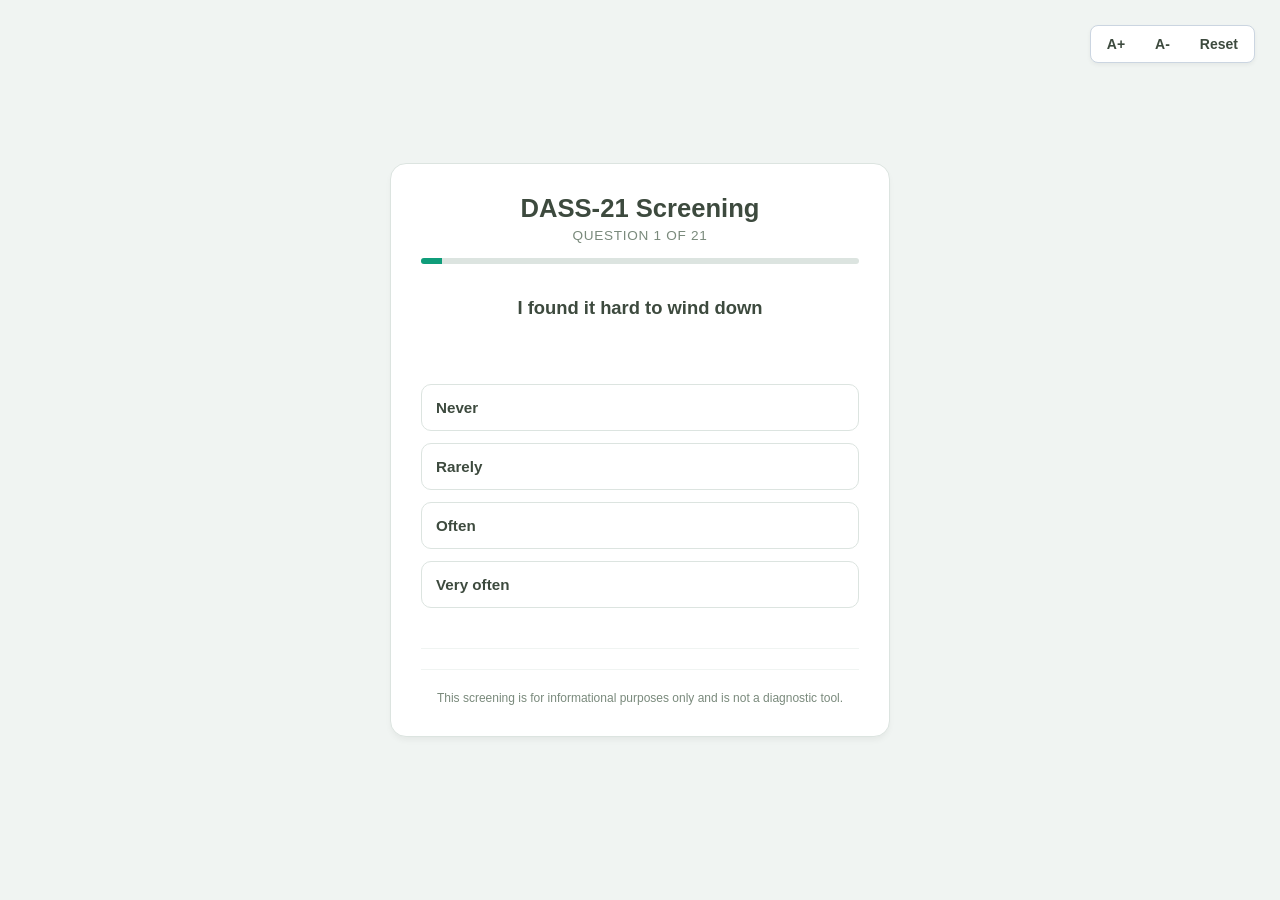
<file: screening.html>
<!DOCTYPE html>
<html lang="en">
<head>
    <meta charset="UTF-8">
    <meta name="viewport" content="width=device-width, initial-scale=1.0">
    <title>Screening · CampusMind</title>
    
    <!-- Link to the global design system -->
    <link rel="stylesheet" href="theme.css" >
    <link rel="stylesheet" href="style.css">
    
    <style>
        /* Specific layout styles for the DASS-21 questionnaire elements */
        .title-group h1 {
            font-size: 1.6em;
            font-weight: 700;
            color: #3d4a3e;
            margin: 0 0 5px 0;
        }

        .question-count {
            font-size: 0.85em;
            color: #7a8a7c;
            text-transform: uppercase;
            letter-spacing: 0.05em;
            display: block;
            margin-bottom: 15px;
        }

        /* Progress Bar container styling */
        .progress-container {
            height: 6px;
            background: #dce4e0;
            border-radius: 999px;
            overflow: hidden;
            margin-bottom: 30px;
        }

        .progress-fill {
            display: block;
            height: 100%;
            background: var(--cm-green, #709677);
            transition: width 0.3s ease;
        }

        /* Question text block styling */
        .question-text {
            font-size: 1.15em;
            font-weight: 600;
            color: #3d4a3e;
            line-height: 1.5;
            margin: 0 0 30px 0;
            min-height: 60px;
        }

        /* Layout structure for the multiple choice choices */
        .options-list {
            display: flex;
            flex-direction: column;
            gap: 12px;
            margin-bottom: 30px;
        }

        /* Option button style configurations */
        .option-btn {
            background: white;
            color: #3d4a3e;
            border: 1px solid #dce4e0;
            padding: 14px;
            border-radius: 10px;
            font-weight: 600;
            font-size: 0.95em;
            cursor: pointer;
            font-family: inherit;
            text-align: left;
            transition: all 0.2s ease;
            box-sizing: border-box;
            width: 100%;
        }

        .option-btn:hover {
            background-color: var(--cm-green-soft, #eafff5);
            border-color: var(--cm-green, #709677);
            color: var(--cm-green-dark, #5a7a60);
            padding-left: 20px; /* Micro-interaction sliding effect on hover */
        }

        .disclaimer {
            font-size: 0.75em;
            color: #7a8a7c;
            margin: 0;
            line-height: 1.4;
            border-top: 1px solid #f0f4f2;
            padding-top: 20px;
        }
    </style>
</head>
<body class="card-layout"> <!-- Uses card-layout class from style.css to vertically center the card -->

    <!-- Global Accessibility Control Component -->
    <div class="accessibility-container">
        <div class="accessibility-tools">
            <button class="btn-access" onclick="changeFontSize('up')" title="Increase text size">A+</button>
            <button class="btn-access" onclick="changeFontSize('down')" title="Decrease text size">A-</button>
            <button class="btn-access" onclick="changeFontSize('reset')">Reset</button>
        </div>
    </div>

    <!-- Main Screening Evaluation Card -->
    <div class="screening-card cm-main">
        <header class="header">
            <div class="title-group">
                <h1>DASS-21 Screening</h1>
                <span class="question-count" id="question-number">Question 1 of 21</span>
            </div>
            <div class="progress-container">
                <div class="progress-fill" id="progress-bar" style="width: 4.7%;"></div>
            </div>
        </header>

        <main class="content">
            <p class="question-text" id="question-display">Loading question...</p>

            <div class="options-list">
                <button class="option-btn" data-score="0">Never</button>
                <button class="option-btn" data-score="1">Rarely</button>
                <button class="option-btn" data-score="2">Often</button>
                <button class="option-btn" data-score="3">Very often</button>
            </div>
        </main>

        <footer>
            <p class="disclaimer">
                This screening is for informational purposes only and is not a diagnostic tool.
            </p>
        </footer>
    </div>

    <script>
        // Official DASS-21 question items grouped by category (s = stress, a = anxiety, d = depression)
        const questions = [
            { t: "I found it hard to wind down", c: "s" },
            { t: "I was aware of dryness of my mouth", c: "a" },
            { t: "I couldn't seem to experience any positive feeling at all", c: "d" },
            { t: "I experienced breathing difficulty", c: "a" },
            { t: "I found it difficult to work up the initiative to do things", c: "d" },
            { t: "I tended to over-react to situations", c: "s" },
            { t: "I experienced trembling (e.g. in the hands)", c: "a" },
            { t: "I felt that I was using a lot of nervous energy", c: "s" },
            { t: "I was worried about situations in which I might panic and make a fool of myself", c: "a" },
            { t: "I felt that I had nothing to look forward to", c: "d" },
            { t: "I found myself getting agitated", c: "s" },
            { t: "I found it difficult to relax", c: "s" },
            { t: "I felt down-hearted and blue", c: "d" },
            { t: "I was intolerant of anything that kept me from getting on with what I was doing", c: "s" },
            { t: "I felt I was close to panic", c: "a" },
            { t: "I was unable to become enthusiastic about anything", c: "d" },
            { t: "I felt I wasn't worth much as a person", c: "d" },
            { t: "I felt that I was rather touchy", c: "s" },
            { t: "I was aware of the action of my heart in the absence of physical exertion", c: "a" },
            { t: "I felt scared without any good reason", c: "a" },
            { t: "I felt that life was meaningless", c: "d" }
        ];

        let currentIndex = 0;
        let scores = { d: 0, a: 0, s: 0 };

        const questionDisplay = document.getElementById('question-display');
        const questionNumber = document.getElementById('question-number');
        const progressBar = document.getElementById('progress-bar');
        const buttons = document.querySelectorAll('.option-btn');


        // Updates the user interface state for questions numbers, text, and active progress
        function updateQuestion() {
            questionDisplay.innerText = questions[currentIndex].t;
            questionNumber.innerText = `Question ${currentIndex + 1} of 21`;
            progressBar.style.width = ((currentIndex + 1) / questions.length * 100) + "%";
        }

        // Click event handler attached to user choice response buttons
        buttons.forEach(button => {
            button.addEventListener('click', () => {
                // Increment score counter specific to current question category trait
                scores[questions[currentIndex].c] += parseInt(button.getAttribute('data-score'));
                currentIndex++;
                
                if (currentIndex < questions.length) {
                    updateQuestion();
                } else {
                    // Compute final DASS-21 metrics (Scale calculation factor requires doubling raw scores)
                    const finalResults = { d: scores.d * 2, a: scores.a * 2, s: scores.s * 2 };
                    localStorage.setItem('dass_results', JSON.stringify(finalResults));
                    window.location.href = "status.html";
                }
            });
        });
        
        // Render initial test query payload immediately on page load initialization
        updateQuestion();
    </script>
    <script src=accessibility.js></script>
</body>
</html>
</file>
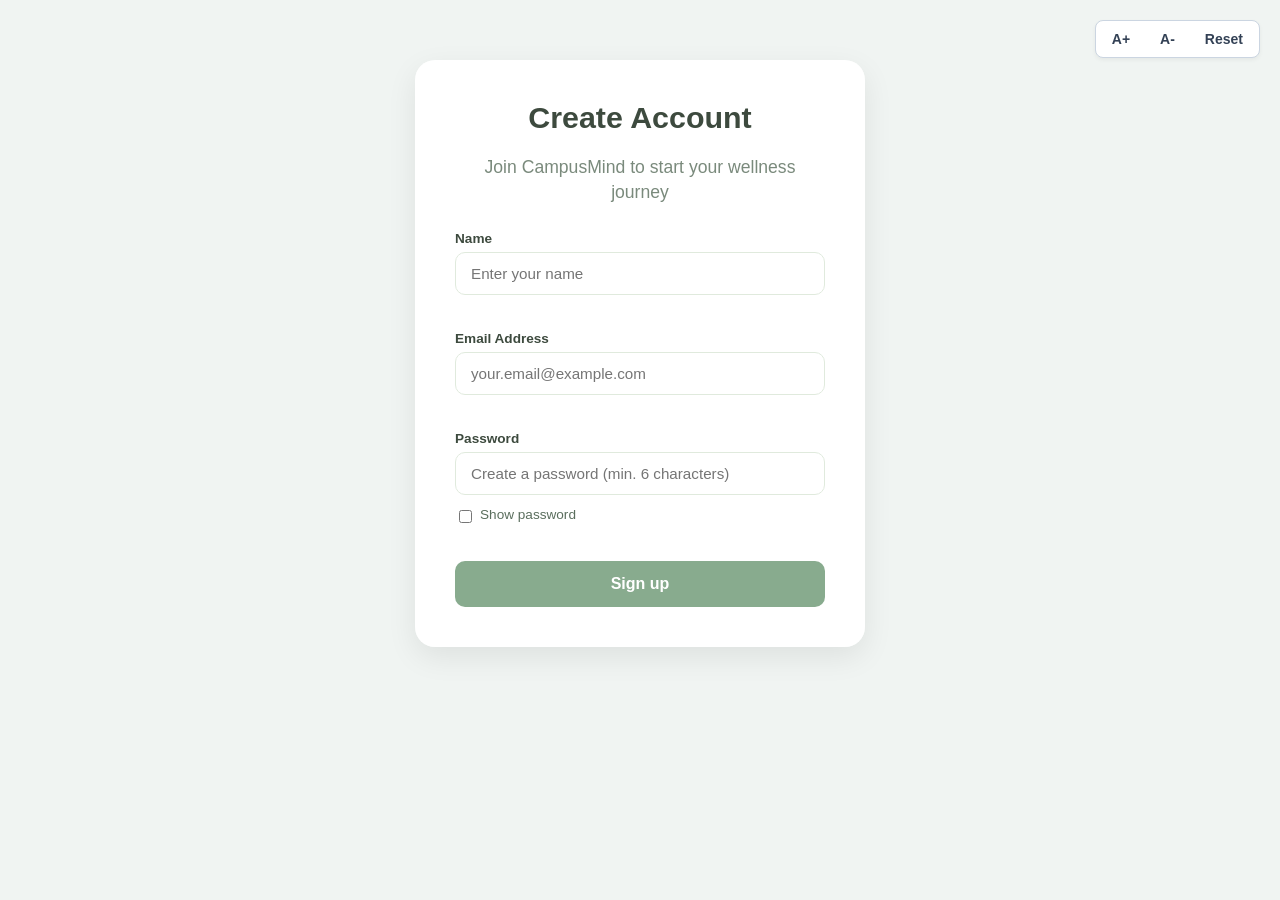
<file: signup.html>
<!DOCTYPE html>
<html lang="en">
<head>
    <meta charset="UTF-8">
    <meta name="viewport" content="width=device-width, initial-scale=1.0">
    <title>CampusMind</title>
    <link rel="stylesheet" href="authentification.css">
    
    <style>
        /*CSS for acessibility tool*/
        html, body {
            min-height: 100%;
            margin: 0;
        }
        body {
            font-size: 16px;
            transition: font-size 0.2s ease;
            display: flex;
            align-items: center;
            justify-content: center;
            position: relative;
            padding: 60px 20px;
            box-sizing: border-box;
        }
        .accessibility-container {
            position: absolute;
            top: 20px;
            right: 20px;
            z-index: 999;
        }
        .accessibility-tools {
            display: flex;
            gap: 6px;
            background: #fff;
            padding: 4px;
            border-radius: 8px;
            border: 1px solid #cbd5e1;
            box-shadow: 0 2px 4px rgb(0 0 0 / 0.05);
        }
        .btn-access {
            background: transparent;
            border: none;
            color: #334155;
            padding: 6px 12px;
            font-weight: 700;
            font-size: 14px;
            cursor: pointer;
            border-radius: 6px;
            transition: all 0.1s;
        }
        .btn-access:hover {
            background: #eafff5;
            color: #0f766e;
        }
        @media(max-width: 600px) {
            .accessibility-container {
                top: 10px;
                right: 10px;
            }
            body {
                padding: 50px 15px;
            }
        }
    </style>
</head>

<body>

    <div class="accessibility-container">
        <div class="accessibility-tools">
            <button class="btn-access" onclick="changeFontSize('up')" title="Besarkan tulisan">A+</button>
            <button class="btn-access" onclick="changeFontSize('down')" title="Kecilkan tulisan">A-</button>
            <button class="btn-access" onclick="changeFontSize('reset')">Reset</button>
        </div>
    </div>

    <div class="signup cm-main">
        <h1>Create Account</h1>
        <h3>Join CampusMind to start your wellness journey</h3>

        <!--Get user name-->
        <label for="name">Name</label> <br>
        <input type="text" id="name" name="name" placeholder="Enter your name" required><br><br>

        <!--Get user email-->
        <label for="email">Email Address</label>
        <br>
        <input type="email" id="email" placeholder="your.email@example.com" required>
        <br><br>

        <!--Get user password-->
        <label for="password">Password</label>
        <br>
        <input type="password" id="password" placeholder="Create a password (min. 6 characters)" required>

        <div class="showPasswordArea">
            <input type="checkbox" id="showPassword" onclick="showPassword()">
            <label for="showPassword">Show password</label>
        </div>
        <br>
        <button onclick="signUp()">Sign up</button>
    </div>

    <script src="authentification.js"></script>
    <script src="accessibility.js"></script>
</body>
</html>
</file>
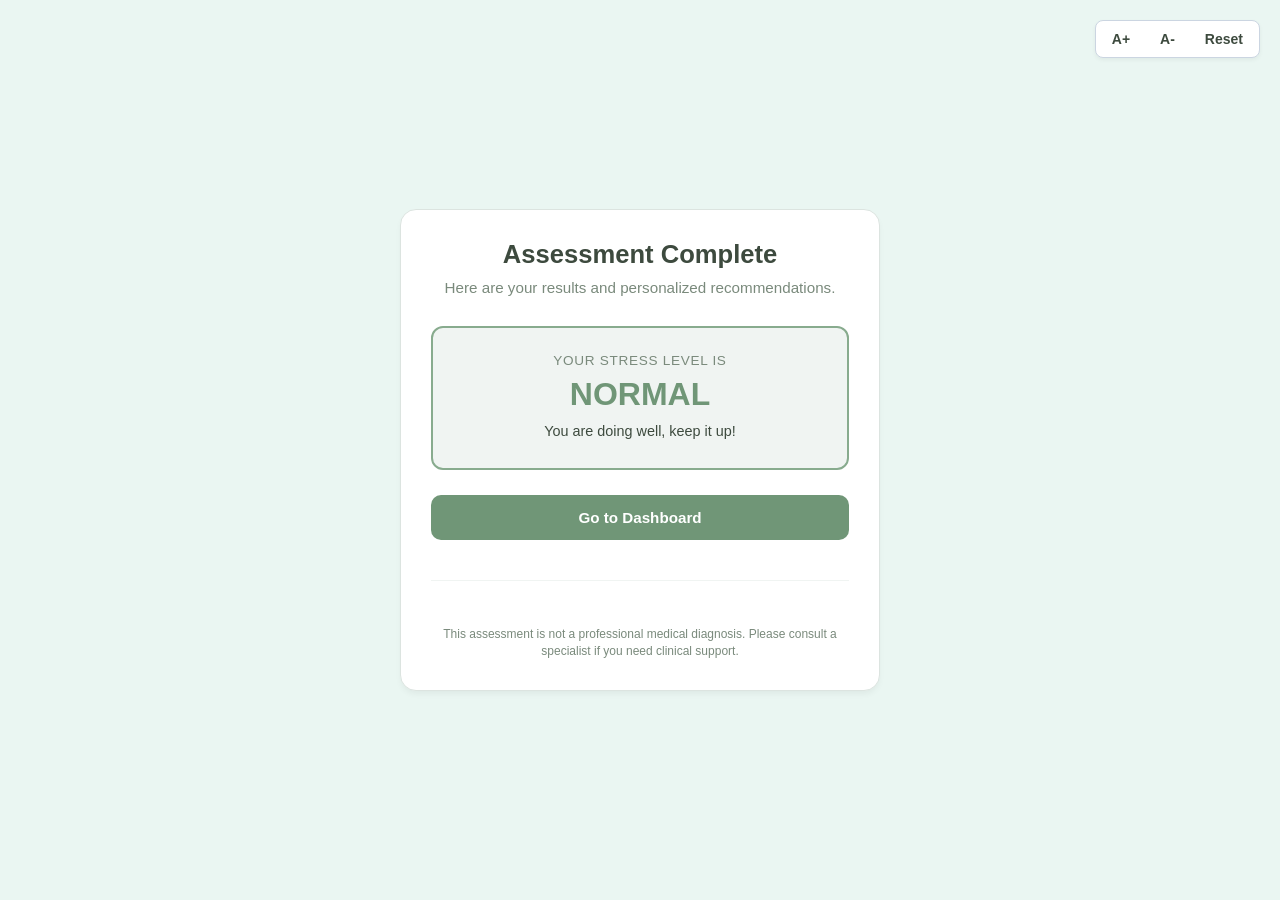
<file: status.html>
<!DOCTYPE html>
<html lang="en">
<head>
    <meta charset="UTF-8">
    <meta name="viewport" content="width=device-width, initial-scale=1.0">
    <title>Result - CampusMind</title>
    <link rel="stylesheet" href="theme.css" >
    <link rel="stylesheet" href="style.css" >
    

    <style>
        /* Forces the body to center the content absolutely, ignoring external layout leaks */
        body {
            background-color: var(--cm-bg, #f0f4f2) !important;
            display: flex !important;
            justify-content: center !important;
            align-items: center !important;
            min-height: 100vh !important;
            margin: 0 !important;
            padding: 20px !important;
            box-sizing: border-box !important;
            position: relative !important;
        }

        /* Fixes the accessibility toolbar to the top right corner without shifting page flow */
        .accessibility-fixed-top {
            position: fixed !important;
            top: 20px !important;
            right: 20px !important;
            z-index: 9999 !important;
        }

        @media (max-width: 600px) {
            .accessibility-fixed-top {
                top: 15px !important;
                right: 15px !important;
            }
        }
    </style>
</head>
<body>

    <div class="accessibility-fixed-top">
        <div class="accessibility-tools">
            <button class="btn-access" onclick="changeFontSize('up')" title="Increase text size">A+</button>
            <button class="btn-access" onclick="changeFontSize('down')" title="Decrease text size">A-</button>
            <button class="btn-access" onclick="changeFontSize('reset')">Reset</button>
        </div>
    </div>

    <div class="screening-card" style="width: 100%; max-width: 480px; box-sizing: border-box;">
        <h1 id="text-title" style="font-size: 1.6em; font-weight: 700; color: #3d4a3e; margin: 0 auto 10px auto; text-align: center;">Assessment Complete</h1>
        <p id="text-sub" style="font-size: 0.95em; color: #7a8a7c; margin: 0 auto 30px auto; text-align: center;">Here are your results and personalized recommendations.</p>

        <div class="stress-box">
            <p id="text-lbl" style="font-size: 0.85em; color: #7a8a7c; margin: 0 0 8px 0; text-transform: uppercase; letter-spacing: 0.05em;">Your stress level is</p>
            <span class="stress-value" id="level" style="font-size: 2em;">NORMAL</span>
            <p id="message" style="font-size: 0.9em; color: #3d4a3e; margin: 0; line-height: 1.5;">You are doing well, keep it up!</p>
        </div>

        <a id="text-btn" href="dashboard.html" class="btn-main">Go to Dashboard</a>
        
        <footer>
            <p id="text-disc" style="font-size: 0.75em; color: #7a8a7c; margin: 25px 0 0 0; line-height: 1.4; text-align: center;">This assessment is not a professional medical diagnosis. Please consult a specialist if you need clinical support.</p>
        </footer>
    </div>

    <script>
        // Retrieve internal user testing variables securely saved within localStorage
        const results = JSON.parse(localStorage.getItem('dass_results'));
        const level = document.getElementById('level');
        const message = document.getElementById('message');

        // Conditional render engine processing score datasets to feed current tier values
        function displayResults() {
            if (results) {
                const score = results.s;
                if (score <= 14) { 
                    level.innerText = "NORMAL"; 
                    message.innerText = "You're handling things great! Keep maintaining your current wellness routines."; 
                }
                else if (score <= 18) { 
                    level.innerText = "MILD"; 
                    message.innerText = "You're experiencing mild stress. Engaging in basic self-care tools is recommended."; 
                }
                else if (score <= 25) {
                    level.innerText = "MODERATE";
                    message.innerText = "Your stress levels are climbing. Consider taking a short break or talking to a peer.";
                }
                else { 
                    level.innerText = "HIGH"; 
                    message.innerText = "Your scores indicate heavy stress pressures. Please consider seeking guidance or campus support."; 
                }
            }
        }
        displayResults();
    </script>
    <script src="accessibility.js"></script>
</body>
</html>
</file>
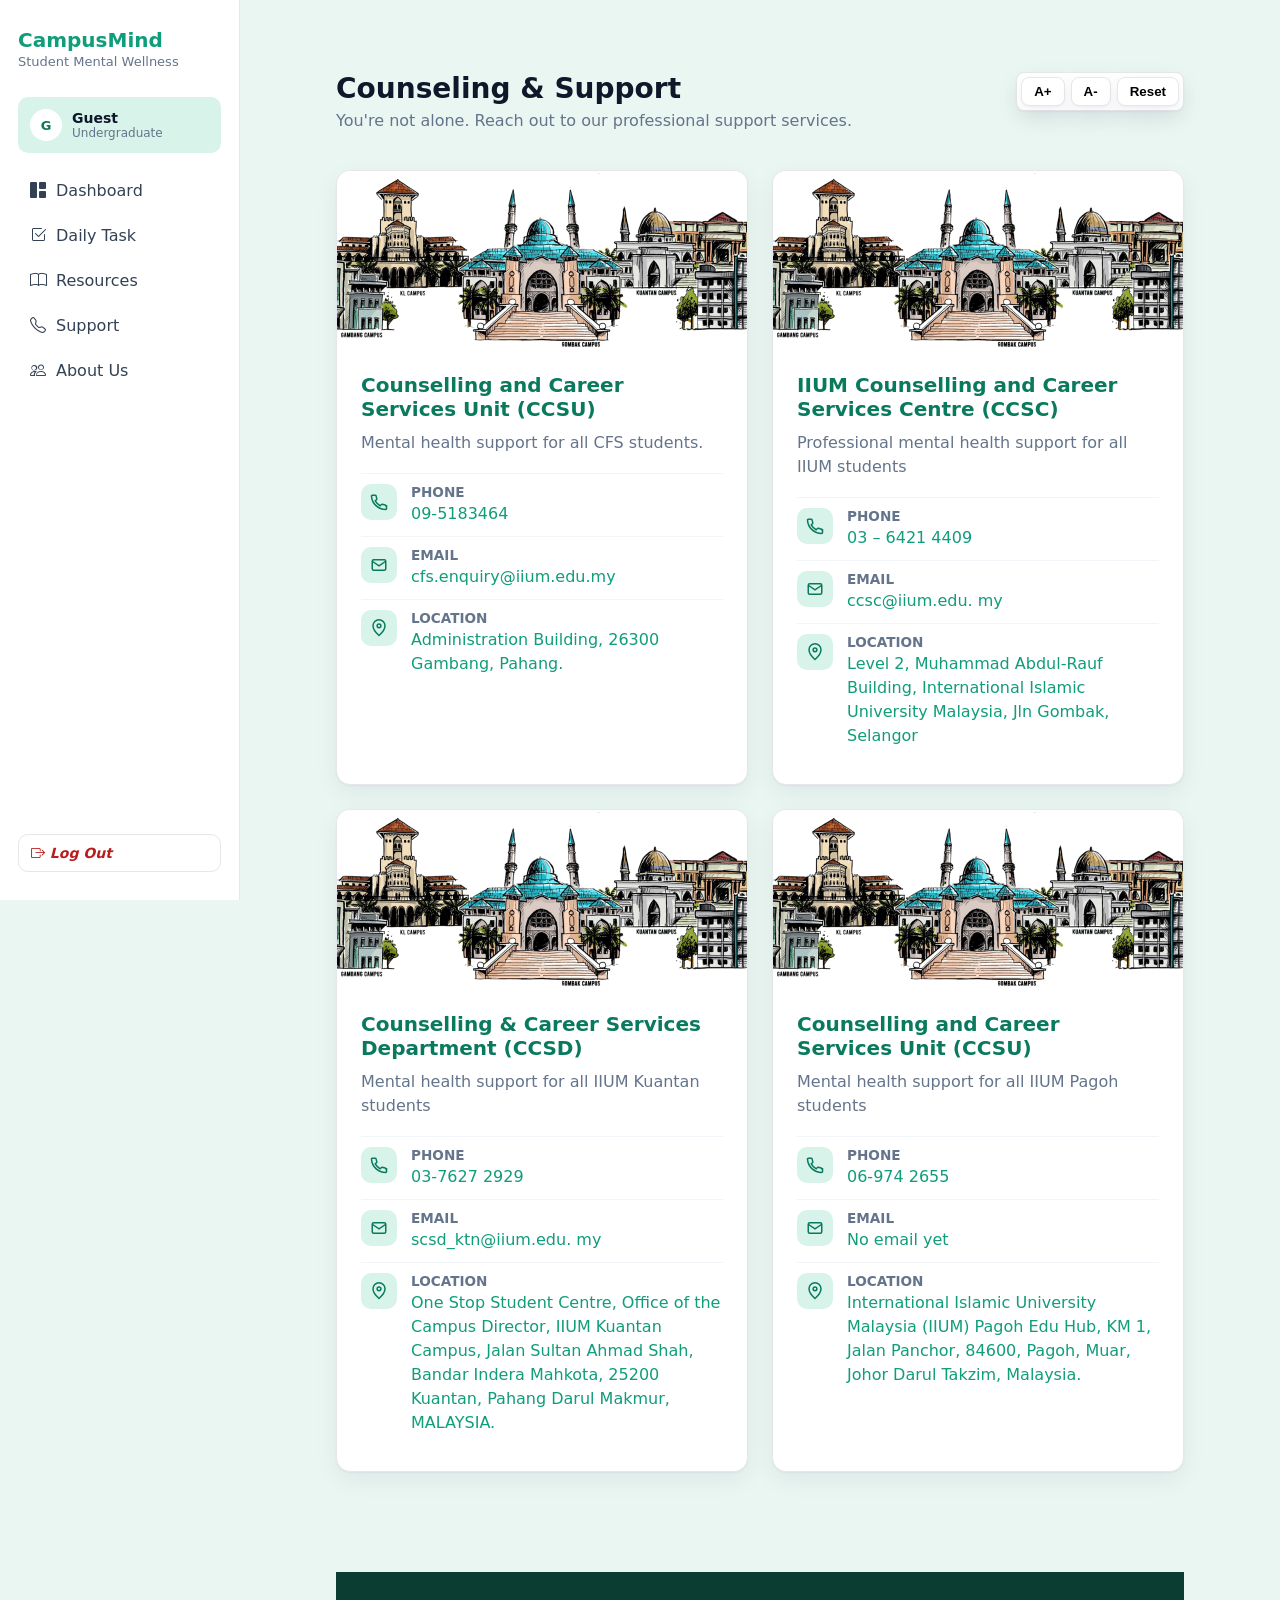
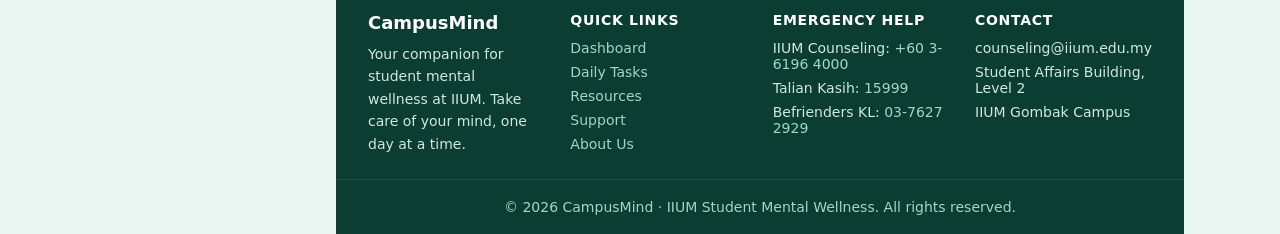
<file: support.html>
<!doctype html>
<html lang="en">
<head>
    <meta charset="utf-8" />
    <meta name="viewport" content="width=device-width,initial-scale=1" />
    <title>Support · CampusMind</title>
    <link rel="stylesheet" href="theme.css">
    <link rel="stylesheet" href="footer.css" >
    <link rel="stylesheet" href="https://cdn.jsdelivr.net/npm/bootstrap-icons@1.11.3/font/bootstrap-icons.min.css">
    
    <style>
        /* Accessibility Tools */
        .accessibility-tools { position: fixed; top: 20px; right: 20px; z-index: 9999; display:flex; gap: 6px; background: #ffffff; padding: 6px 8px; border-radius: 12px;  
        border: 1px solid var(--cm-border); box-shadow: var(--cm-shadow);}
        .btn-access { background: #fff; border: 1px solid var(--cm-border); padding: 6px 12px; border-radius: 8px; cursor: pointer; font-weight: 700; box-shadow: var(--cm-shadow); }
        .btn-access:hover { background: var(--cm-green-soft); color: var(--cm-green-dark); }

        /* Support Page Styles */
        .support-grid { display:grid; grid-template-columns: repeat(auto-fit, minmax(350px, 1fr)); gap: 24px; margin-top: 20px; margin-bottom: 40px; }
        .support-card { background: var(--cm-card); border: 1px solid var(--cm-border); border-radius: 14px; overflow: hidden; box-shadow: var(--cm-shadow); }
        .support-card .cover { width:100%; height:180px; object-fit:cover; display:block; background:#e2e8f0; }
        .support-body { padding:22px 24px 26px }
        .support-body h3 { margin:0 0 10px; font-size:1.25em; color:var(--cm-green-dark); } /* Guna em supaya ikut saiz parent */
        .support-body .desc { color:var(--cm-muted); margin:0 0 18px; font-size: 1em; line-height: 1.5; }
        .info-row { display:flex; gap:14px; align-items:flex-start; padding:10px 0; border-top:1px solid #f1f5f9; }
        .info-icon { width:36px; height:36px; border-radius:10px; background:var(--cm-green-soft); color:var(--cm-green-dark); display:flex; align-items:center; justify-content:center; flex:none; }
        .info-icon svg { width:18px; height:18px; stroke:currentColor; fill:none; stroke-width:2 }
        .info-label { font-weight:600; font-size:0.85em; margin:0 0 2px; text-transform: uppercase; color:var(--cm-muted); }
        .info-value { margin:0; color:var(--cm-green); font-size:1em; line-height:1.5 }
        .info-value a { color: inherit; text-decoration: none; }
        .info-value a:hover { text-decoration: underline; }
    </style>
</head>

<body>

<div class="cm-app">
    <aside class="cm-sidebar">
        <h1 class="cm-brand">CampusMind</h1>
        <p class="cm-brand-sub">Student Mental Wellness</p>
        <div class="cm-user">
            <div class="cm-avatar" id="user-initials">U</div>
            <div>
                <div class="cm-uname" id="user-display-name">User</div>
                <div class="cm-urole">Undergraduate</div>
            </div>
        </div>
        <nav class="cm-nav">

      <a href="dashboard.html">
            <i class="bi bi-grid-1x2-fill"></i> Dashboard
      </a>

      <a href="daily_tasks.html">
            <i class="bi bi-check2-square"></i> Daily Task
      </a>

      <a href="resource_library.html">
          <i class="bi bi-book"></i> Resources
      </a>

      <a href="support.html">
          <i class="bi bi-telephone"></i> Support
      </a>

      <a href="about_us.html">
          <i class="bi bi-people"></i> About Us
        </a>
    </nav>

    <!-- Logout -->
    <a href="index.html" class="cm-logout" onclick="localStorage.removeItem('activeUser');">
    <i class="bi bi-box-arrow-right"> Log Out</i> 
    </a>
    </aside>

    <main class="cm-main" style="display: flex; flex-direction: column; min-height: 100vh;">
        <main class="cm-main" style="display: flex; flex-direction: column; min-height: 100vh;">
        
        <div style="display: flex; justify-content: space-between; align-items: flex-start; margin-bottom: 20px;">
            <div>
                <h2 class="cm-page-title" style="margin: 0 0 6px;">Counseling &amp; Support</h2>
                <p class="cm-page-sub" style="margin: 0; color: var(--cm-muted);">You're not alone. Reach out to our professional support services.</p>
            </div>

            <div style="display: flex; gap: 6px; background: #fff; padding: 4px; border-radius: 8px; border: 1px solid var(--cm-border); box-shadow: var(--cm-shadow); shrink: 0;">
                <button class="btn-access" onclick="changeFontSize('up')">A+</button>
                <button class="btn-access" onclick="changeFontSize('down')">A-</button>
                <button class="btn-access" onclick="changeFontSize('reset')">Reset</button>
            </div>
        </div>
        
        <div id="support-list" class="support-grid"></div>

        <footer class="cm-footer">
          <div class="cm-footer-inner">
            <div class="cm-footer-col">
              <h4 class="cm-footer-brand">CampusMind</h4>
              <p>Your companion for student mental wellness at IIUM. Take care of your mind, one day at a time.</p>
            </div>
            <div class="cm-footer-col">
              <h5>Quick Links</h5>
              <ul>
                <li><a href="dashboard.html">Dashboard</a></li>
                <li><a href="daily_tasks.html">Daily Tasks</a></li>
                <li><a href="resource_library.html">Resources</a></li>
                <li><a href="support.html">Support</a></li>
                <li><a href="about_us.html">About Us</a></li>
              </ul>
            </div>
            <div class="cm-footer-col">
              <h5>Emergency Help</h5>
              <ul>
                <li>IIUM Counseling: <a href="tel:+60361964000">+60 3-6196 4000</a></li>
                <li>Talian Kasih: <a href="tel:15999">15999</a></li>
                <li>Befrienders KL: <a href="tel:+60376272929">03-7627 2929</a></li>
              </ul>
            </div>
            <div class="cm-footer-col">
              <h5>Contact</h5>
              <ul>
                <li>counseling@iium.edu.my</li>
                <li>Student Affairs Building, Level 2</li>
                <li>IIUM Gombak Campus</li>
              </ul>
            </div>
          </div>
          <div class="cm-footer-bottom">
            <p>© <span id="cm-year"></span> CampusMind · IIUM Student Mental Wellness. All rights reserved.</p>
          </div>
        </footer>
    </main>
</div>

<script id="support-data" type="application/json">
{
  "services": [
    {
      "name": "Counselling and Career Services Unit (CCSU)",
      "description": "Mental health support for all CFS students.",
      "image": "img/supportimage.png",
      "phone": "09-5183464",
      "email": "cfs.enquiry@iium.edu.my",
      "location": "Administration Building, 26300 Gambang, Pahang."
    },
    {
      "name": "IIUM Counselling and Career Services Centre (CCSC)",
      "description": "Professional mental health support for all IIUM students",
      "image": "img/supportimage.png",
      "phone": "03 – 6421 4409",
      "email": "ccsc@iium.edu. my",
      "location": "Level 2, Muhammad Abdul-Rauf Building,\nInternational Islamic University Malaysia,\nJln Gombak, Selangor"
    },
    {
      "name": "Counselling & Career Services Department (CCSD)",
      "description": "Mental health support for all  IIUM Kuantan students",
      "image": "img/supportimage.png",
      "phone": "03-7627 2929",
      "email": "scsd_ktn@iium.edu. my",
      "location": "One Stop Student Centre,\nOffice of the Campus Director,\nIIUM Kuantan Campus,\nJalan Sultan Ahmad Shah,\nBandar Indera Mahkota,\n25200 Kuantan, Pahang Darul Makmur, MALAYSIA."
    },
    {
      "name": "Counselling and Career Services Unit (CCSU)",
      "description": "Mental health support for all  IIUM Pagoh students",
      "image": "img/supportimage.png",
      "phone": "06-974 2655",
      "email": "No email yet",
      "location": "International Islamic University Malaysia (IIUM) Pagoh Edu Hub,\nKM 1, Jalan Panchor,\n84600, Pagoh, Muar,\nJohor Darul Takzim,\nMalaysia."
    }
  ]
}
</script>

<script>

    // Auto-set Tahun Semasa pada Footer
    document.getElementById('cm-year').textContent = new Date().getFullYear();

    // User display
    const savedName = localStorage.getItem('activeUser') || "Guest";
    document.getElementById('user-display-name').innerText = savedName;
    document.getElementById('user-initials').innerText = savedName.charAt(0).toUpperCase();

    // Render Logic
    const data = JSON.parse(document.getElementById('support-data').textContent);
    const list = document.getElementById('support-list');
    
    data.services.forEach(s => {
        const card = document.createElement('article');
        card.className = 'cm-card support-card';
        card.innerHTML = `
            <img class="cover" src="${s.image}" alt="${s.name}" onerror="this.style.display='none'"/>
            <div class="support-body">
                <h3>${s.name}</h3>
                <p class="desc">${s.description}</p>
                <div class="info-row"><div class="info-icon"><svg viewBox="0 0 24 24"><path d="M22 16.92V21a1 1 0 0 1-1.11 1A19 19 0 0 1 2 4.11 1 1 0 0 1 3 3h4.09a1 1 0 0 1 1 .75l1 4a1 1 0 0 1-.29 1L7 10.5a16 16 0 0 0 6.5 6.5l1.75-1.79a1 1 0 0 1 1-.29l4 1a1 1 0 0 1 .75 1z"/></svg></div>
                    <div><p class="info-label">Phone</p><p class="info-value"><a href="tel:${s.phone}">${s.phone}</a></p></div></div>
                <div class="info-row"><div class="info-icon"><svg viewBox="0 0 24 24"><rect x="3" y="5" width="18" height="14" rx="2"/><path d="M3 7l9 6 9-6"/></svg></div>
                    <div><p class="info-label">Email</p><p class="info-value">${s.email !== 'N/A' ? `<a href="mailto:${s.email}">${s.email}</a>` : 'N/A'}</p></div></div>
                <div class="info-row"><div class="info-icon"><svg viewBox="0 0 24 24"><path d="M12 22s8-7 8-13a8 8 0 1 0-16 0c0 6 8 13 8 13z"/><circle cx="12" cy="9" r="2.5"/></svg></div>
                    <div><p class="info-label">Location</p><p class="info-value">${s.location}</p></div></div>
            </div>`;
        list.appendChild(card);
    });
</script>
<script src=accessibility.js></script>
</body>
</html>
</file>
<file: authentification.css>
body {
    margin: 0;
    padding: 20px; 
    font-family: 'Segoe UI', Tahoma, Geneva, Verdana, sans-serif;
    background-color: #f0f4f2;
    display: flex;
    flex-direction: column;
    min-height: 100vh;
    color: #3d4a3e;
    background-image: url('https://i.pinimg.com/736x/f2/cf/06/f2cf06ffc4fc2bb973647bae2af3ec53.jpg');
    background-size: cover;
    background-position: center;
    box-sizing: border-box;
}

.auth-container {
    flex: 1; 
    display: flex;
    align-items: center; 
    justify-content: center; 
    width: 100%;
}

#cm-footer-slot {
    width: 100%;
    margin-top: auto; 
    /*padding-top: 20px;*/
}

.manual, .signup, .welcome {
    background-color: rgba(255, 255, 255, 0.95); 
    backdrop-filter: blur(5px); 
    padding: 30px 24px; 
    border-radius: 20px;
    box-shadow: 0 10px 30px rgba(0, 0, 0, 0.08);
    width: 100%;
    max-width: 450px;
    box-sizing: border-box;
    transition: all 0.3s ease;
}


h1 {
    font-size: 1.6rem;
    margin-top: 0;
    text-align: center;
    color: #3d4a3e;
}

h3 {
    font-size: 1rem;
    color: #7a8a7c;
    font-weight: 400;
    margin-bottom: 24px;
    text-align: center;
    line-height: 1.4;
}


label {
    font-weight: 600;
    font-size: 0.85rem;
    margin-bottom: 6px;
    display: inline-block;
}

input {
    width: 100%;
    padding: 12px 15px;
    border: 1.5px solid #e0eadd;
    border-radius: 10px;
    font-size: 0.95rem;
    outline: none;
    box-sizing: border-box;
    transition: all 0.3s ease;
    margin-bottom: 16px; 
}

input:focus {
    border-color: #88ab8e;
    box-shadow: 0 0 0 3px rgba(136, 171, 142, 0.15);
}


.showPasswordArea {
    display: flex;
    align-items: center;
    margin-top: -4px;
    margin-bottom: 20px;
}

.showPasswordArea input[type="checkbox"] {
    width: auto;
    margin-right: 8px;
    margin-bottom: 0;
    cursor: pointer;
}

.showPasswordArea label {
    font-size: 0.85rem;
    font-weight: 500;
    color: #5a6e5d;
    margin-bottom: 0;
    cursor: pointer;
}


button {
    width: 100%;
    padding: 14px;
    background-color: #88ab8e;
    color: white;
    border: none;
    border-radius: 10px;
    font-size: 1rem;
    font-weight: 600;
    cursor: pointer;
    transition: background-color 0.3s ease, transform 0.1s ease;
}

button:hover {
    background-color: #709677;
}

button:active {
    transform: scale(0.98);
}

.instruction {
    text-align: left;
    margin: 20px 0;
    line-height: 1.6;
}

.instruction ol {
    padding-left: 20px;
    margin: 0;
}

.instruction li {
    margin-bottom: 12px;
    font-size: 0.95rem;
}

.instruction p {
    margin-top: 20px;
    font-style: italic;
    color: #618264;
    text-align: center;
}

p {
    text-align: center;
    font-size: 0.9rem;
    color: #7a8a7c;
    margin-top: 20px;
}

a {
    color: #88ab8e;
    text-decoration: none;
    font-weight: 700;
}

a:hover {
    text-decoration: underline;
}

/*styling for tablet mode*/
@media (min-width: 600px) {
    body {
        padding: 40px;
    }

    .manual, .signup, .welcome {
        padding: 40px;
        max-width: 500px; 
    }

    h1 {
        font-size: 1.9rem;
    }

    h3 {
        font-size: 1.1rem;
    }
}

/*styling for laptop mode*/
@media (min-width: 1024px) {
    
    .manual,.signup, .welcome {
        max-width: 450px; 
    }

    .manual:hover, .signup:hover, .welcome:hover {
        transform: translateY(-5px);
        box-shadow: 0 15px 35px rgba(0, 0, 0, 0.12);
    }
}
</file>
<file: theme.css>
/* ==========================================================================
   CAMPUSMIND GLOBAL THEME VARIABLES
   ========================================================================== */

:root{
  --cm-green:#0f9d7a; /* Primary brand green */
  --cm-green-dark:#0a7a5e; /* Darker shade for emphasis */
  --cm-green-soft:#d8f3e9; /* Soft background green */
  --cm-bg:#eaf6f2; /* Page background */
  --cm-card:#ffffff; /* Card background */
  --cm-text:#0f172a; /* Main text color */
  --cm-muted:#64748b; /* Muted text color */
  --cm-border:#e5e7eb; /* Border color */
  --cm-shadow:0 1px 2px rgba(15,23,42,.04), 0 8px 24px rgba(15,23,42,.06); /* Shadow for cards */
}

/* Reset box-sizing for all elements */
*{box-sizing:border-box}

/* Reset margins/padding */
html,body{
  margin:0;
  padding:0
}

/* Global body styling */
body{
  font-family:'Inter','Segoe UI',system-ui,-apple-system,sans-serif;
  background:var(--cm-bg);
  color:var(--cm-text);
  min-height:100vh;
}

/* Links */
a{
  color:var(--cm-green);
  text-decoration:none
}

a:hover{
  text-decoration:underline;
}

/* ==========================================================================
   LAYOUT STRUCTURE
   ========================================================================== */

/* App grid: sidebar + main content */
.cm-app{
  display:grid;
  grid-template-columns:240px 1fr;
  min-height:100vh
}

/* Sidebar styling */
.cm-sidebar{
  background:#fff;
  border-right:1px solid var(--cm-border);
  padding:28px 18px;
  position:sticky;
  top:0;
  height:100vh;
  display:flex;
  flex-direction:column;
}

/* User info box */
.cm-user{
  display:flex;
  align-items:center;
  gap:10px;
  padding:12px;
  border-radius:10px;
  background:var(--cm-green-soft);
  margin-bottom:18px;
}

.cm-user .cm-avatar{
  width:32px;
  height:32px;
  border-radius:50%;
  background:#fff;
  color:var(--cm-green-dark);
  display:flex;
  align-items:center;
  justify-content:center;
  font-weight:700;
  font-size:13px;
}

.cm-user .cm-uname{
  font-weight:600;
  font-size:14px;
  line-height:1.2
}

.cm-user .cm-urole{
  color:var(--cm-muted);
  font-size:12px
}

/* Logout button */
.cm-logout{
  margin-top:auto;
  display:flex;
  align-items:center;
  gap:10px;
  padding:10px 12px;
  border-radius:10px;
  background:transparent;
  border:1px solid var(--cm-border);
  color:#b91c1c;
  font-weight:600;
  font-size:14px;
  cursor:pointer;
  text-decoration:none;
  font-family:inherit;
  width:100%;
}

.cm-logout:hover{
  background:#fef2f2;
  text-decoration:none
}

.cm-logout svg{
  width:18px;
  height:18px;
  stroke:currentColor;
  fill:none;
  stroke-width:2
}

/* Brand */
.cm-brand{
  font-weight:800;
  color:var(--cm-green);
  font-size:20px;
  margin:0
}

.cm-brand-sub{
  color:var(--cm-muted);
  font-size:13px;
  margin:2px 0 28px
}

/* Navigation */
.cm-nav{
  display:flex;
  flex-direction:column;
  gap:6px
}

.cm-nav a{
  display:flex;
  align-items:center;
  gap:10px;
  padding:10px 12px;
  border-radius:10px;
  color:#334155;
  font-weight:500;
}

.cm-nav a:hover {
  background:#f1f5f9;
  text-decoration:none;
}

.cm-nav a.active{
  background:var(--cm-green-soft);
  color:var(--cm-green-dark)
}

.cm-nav svg{
  width:18px;
  height:18px;
  stroke:currentColor;
  fill:none;
  stroke-width:2
}

/* Main content */
.cm-main{
  padding:36px 48px 0
}

.cm-page-title{
  font-size:28px;
  font-weight:800;
  margin:0 0 6px;
}

.cm-page-sub{
  color:var(--cm-muted);
  margin:0 0 28px;
}

/* Card component */
.cm-card{
  background:var(--cm-card);
  border:1px solid var(--cm-border);
  border-radius:14px;
  box-shadow:var(--cm-shadow);
  overflow:hidden;
}

/* ==========================================================================
   FOOTER
   ========================================================================== */
.cm-footer{
  margin-top:60px;
  background:#0b3d33;
  color:#cfe9df;
}

.cm-footer-inner{
  max-width:1200px;
  margin:0 auto;
  padding:40px 32px 24px;
  display:grid;
  grid-template-columns:repeat(4,1fr);
  gap:32px;
}

.cm-footer h4.cm-footer-brand{
  color:#fff;
  margin:0 0 10px;
  font-size:18px;
}

.cm-footer h5{
  color:#fff;
  margin:0 0 12px;
  font-size:14px;
  text-transform:uppercase;
  letter-spacing:.05em;
}

.cm-footer p{
  margin:0;
  line-height:1.6;
  font-size:14px;
}

.cm-footer ul{
  list-style:none;
  padding:0;
  margin:0;
  display:flex;
  flex-direction:column;
  gap:8px;
  font-size:14px;
}

.cm-footer a{
  color:#9ed8c5
}
.cm-footer a:hover{
  color:#fff
}

.cm-footer-bottom{
  border-top:1px solid rgba(255,255,255,.08);
  padding:16px 32px;
  text-align:center;
  font-size:13px;
  color:#9ed8c5;
}

/* ==========================================================================
   RESPONSIVE DESIGN
   ========================================================================== */

@media (max-width: 990px){
  .cm-app{
    grid-template-columns:1fr
  }
  .cm-sidebar{
    position:static;
    height:auto;
    padding:20px;
    border-right:none;
    border-bottom:1px solid var(--cm-border)
  }
  .cm-nav{
    flex-direction:row;
    flex-wrap:wrap;
    gap:8px
  }
  .cm-logout{
    margin-top:15px;
    width:auto;
    display:inline-flex
  }
  .cm-brand-sub{
    margin-bottom:15px
  }
  .cm-main{
    padding:28px
  }
  .cm-footer-inner{
    grid-template-columns:1fr 1fr;
    padding:32px 20px
  }
}

@media (max-width: 600px){
  .cm-sidebar{
    padding:15px
  }
  .cm-nav{
    flex-direction:column;
    width:100%
  }
  .cm-nav a{
    width:100%
  }
  .cm-logout{
    display:flex;
    width:100%;
    justify-content:center
  }
  .cm-main{
    padding:16px
  }
  .cm-page-title{
    font-size:22px
  }
  .cm-footer-inner{
    grid-template-columns:1fr;
    gap:24px
  }
}
</file>
<file: footer.css>
/* ============ CampusMind Footer styles ============ */
.cm-footer{
  margin-top:60px; /* Space above footer */
  background:#0b3d33; /* Dark green background */
  color:#cfe9df; /* Light text color */
  font-family:'Inter','Segoe UI',system-ui,-apple-system,sans-serif;
}

/* Footer inner grid layout */
.cm-footer-inner{
  max-width:1200px; /* Limit width for readability */
  margin:0 auto; /* Center horizontally */
  padding:40px 32px 24px; /* Inner spacing */
  display:grid; /* Grid layout */
  grid-template-columns:repeat(4,1fr); /* 4 equal columns */
  gap:32px; /* Space between columns */
}

/* Brand heading */
.cm-footer h4.cm-footer-brand{
  color:#fff;
  margin:0 0 10px;
  font-size:18px;
  font-weight:800;
}

/* Section headings */
.cm-footer h5{
  color:#fff;
  margin:0 0 12px;
  font-size:14px;
  text-transform:uppercase; /* All caps */
  letter-spacing:.05em; /* Slight spacing */
}

/* Paragraph text */
.cm-footer p{
  margin:0;
  line-height:1.6;
  font-size:14px
}

/* Lists for links */
.cm-footer ul{
  list-style:none; /* Remove bullets */
  padding:0;
  margin:0;
  display:flex;
  flex-direction:column; /* Vertical list */
  gap:8px;
  font-size:14px;
}


/* Links */
.cm-footer a{
  color:#9ed8c5; /* Soft green */
  text-decoration:none;
}

.cm-footer a:hover{
  color:#fff; /* White on hover */
  text-decoration:underline;
}

/* Bottom copyright bar */
.cm-footer-bottom{
  border-top:1px solid rgba(255,255,255,.08);
  padding:16px 32px;
  text-align:center;
  font-size:13px;
  color:#9ed8c5;
}

/* Responsive adjustments */
@media (max-width: 880px){
  .cm-footer-inner{
    grid-template-columns:1fr 1fr; /* 2 columns on tablets */
    padding:32px 20px
  }
}

@media (max-width: 520px){
  .cm-footer-inner{
    grid-template-columns:1fr; /* Single column on mobile */
  }
}
</file>
<file: style.css>
/* ==========================================================================
   SISTEM REKA BENTUK GLOBAL (CAMPUSMIND)
   ========================================================================== */

   body {
    font-family: 'Segoe UI', Tahoma, Geneva, Verdana, sans-serif; /* Global font */
    margin: 0;
    padding: 0;
    box-sizing: border-box;
    color: #3d4a3e; /* Default text color */
    min-height: 100vh; /* Full viewport height */
    position: relative;
}

/* Layout for single-card pages (e.g., status.html) */
body.card-layout {
    background-color: #f0f4f2; 
    display: flex;
    justify-content: center;
    align-items: center;
    padding: 40px 20px;
}

/* Card container for screening results */
.screening-card {
    width: 90%; 
    max-width: 500px; 
    padding: 30px;
    background: white; 
    border: 1px solid #dce4e0; 
    border-radius: 16px; 
    box-shadow: 0 4px 6px -1px rgb(0 0 0 / 0.05); 
    text-align: center; 
    box-sizing: border-box;
}

/* ==========================================================================
   SISTEM REKA BENTUK ACCESSIBILITY (GLOBAL)
   ========================================================================== */

/* Accessibility container positioned absolutely on card-layout pages */
body.card-layout .accessibility-container {
    position: absolute;
    top: 25px;
    right: 25px;
    z-index: 999;
}

/* Accessibility tools bar */
.accessibility-tools {
    display: flex;
    gap: 6px;
    background: #ffffff;
    padding: 4px;
    border-radius: 8px;
    border: 1px solid #cbd5e1;
    box-shadow: 0 2px 4px rgb(0 0 0 / 0.05);
    display: inline-flex;
}

/* Accessibility buttons */
.btn-access {
    background: transparent;
    border: none;
    color: #3d4a3e;
    padding: 6px 12px;
    font-weight: 700;
    font-size: 14px;
    cursor: pointer;
    border-radius: 6px;
    transition: all 0.2s ease;
}

.btn-access:hover {
    background: #eafff5;
    color: #709677;
}

/* ==========================================================================
   SISTEM BUTANG (BUTTON UTILITY)
   ========================================================================== */

/* Main button style */
.btn-main {
    background-color: #709677;
    color: white;
    padding: 14px;
    border-radius: 10px;
    text-decoration: none;
    display: block;
    font-weight: 700;
    text-align: center;
    border: none;
    width: 100%;
    font-family: inherit;
    font-size: 0.95em;
    cursor: pointer;
    box-sizing: border-box;
    transition: background 0.2s;
}

.btn-main:hover {
    background-color: #5f8065;
}

/* Outline button style */
.btn-outline { 
    background: white; 
    color: #709677; 
    border: 1px solid #dce4e0; 
    padding: 12px; 
    border-radius: 10px; 
    width: 100%; 
    font-weight: 700; 
    cursor: pointer; 
    font-family: inherit; 
    font-size: 0.95em;
    box-sizing: border-box;
    transition: all 0.2s ease;
}

.btn-outline:hover { 
    background-color: #eafff5; 
}

/* ==========================================================================
   ELEMEN KOMPONEN KANDUNGAN
   ========================================================================== */

/* Stress result box */
.stress-box {
    background: #f0f4f2;
    border: 2px solid #88ab8e;
    border-radius: 12px;
    padding: 25px;
    margin: 25px 0;
    text-align: center;
}

/* Stress value text */
.stress-value {
    color: #709677;
    font-weight: 800;
    display: block;
    margin-bottom: 8px;
}

/* Footer styling */
footer {
    margin-top: 40px;
    border-top: 1px solid #f0f4f2;
    padding-top: 20px;
}
</file>
